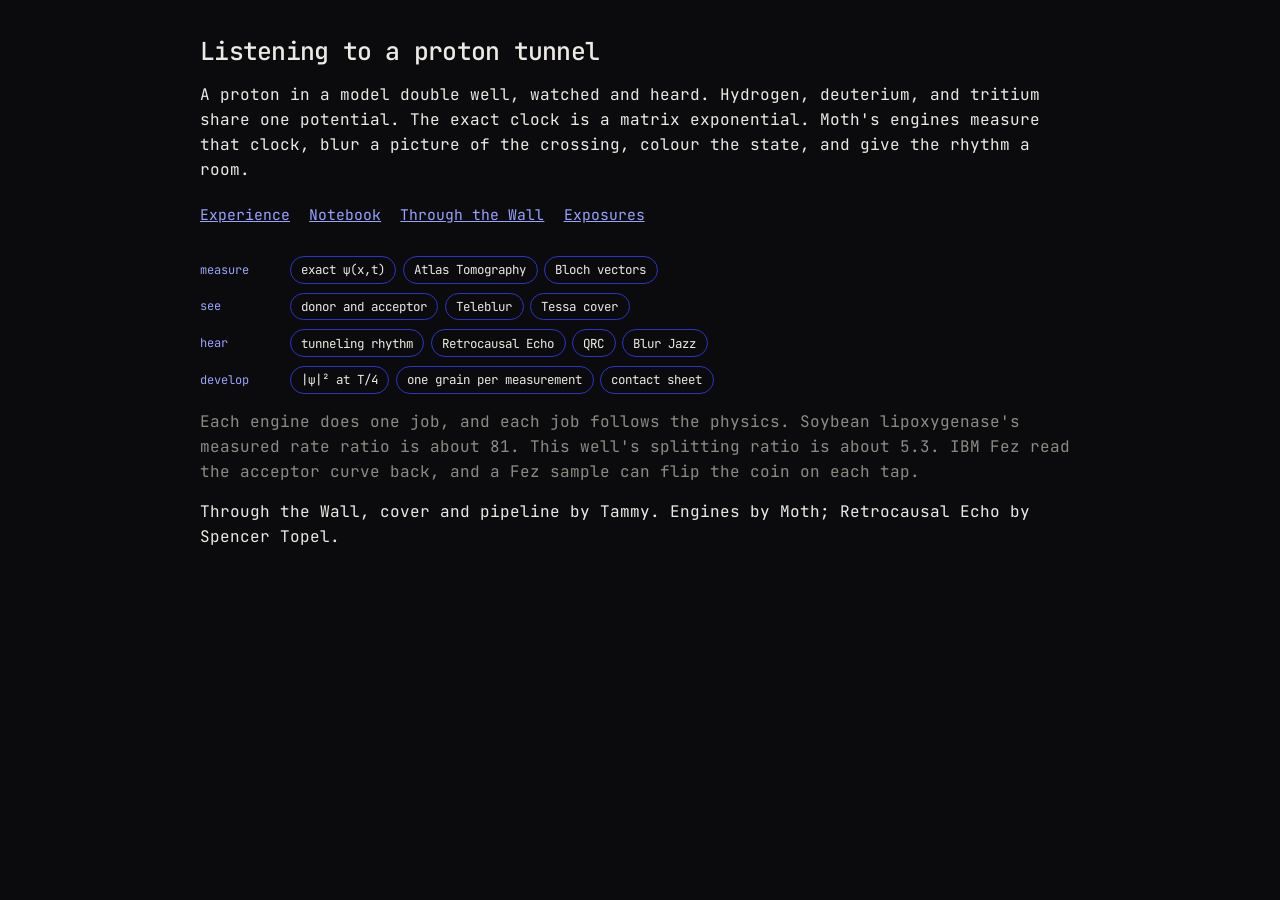
<file: docs/index.html>
<!DOCTYPE html>
<html lang="en">
<head>
<meta charset="utf-8">
<meta name="viewport" content="width=device-width, initial-scale=1">
<title>Listening to a proton tunnel</title>
<link rel="preconnect" href="https://fonts.googleapis.com">
<link rel="preconnect" href="https://fonts.gstatic.com" crossorigin>
<link href="https://fonts.googleapis.com/css2?family=IBM+Plex+Mono:wght@400;500&family=JetBrains+Mono:wght@400;500&display=swap" rel="stylesheet">
<link rel="stylesheet" href="site.css">
</head>
<body>
<main>
  <h1>Listening to a proton tunnel</h1>
  <p>A proton in a model double well, watched and heard. Hydrogen, deuterium, and tritium share one potential. The exact clock is a matrix exponential. Moth's engines measure that clock, blur a picture of the crossing, colour the state, and give the rhythm a room.</p>
  <nav>
    <a href="experience.html">Experience</a>
    <a href="notebook.html">Notebook</a>
    <a href="ep.html">Through the Wall</a>
    <a href="exposures.html">Exposures</a>
  </nav>
  <div class="pipeline">
    <div class="pipe"><em>measure</em><span>exact ψ(x,t)</span><span>Atlas Tomography</span><span>Bloch vectors</span></div>
    <div class="pipe"><em>see</em><span>donor and acceptor</span><span>Teleblur</span><span>Tessa cover</span></div>
    <div class="pipe"><em>hear</em><span>tunneling rhythm</span><span>Retrocausal Echo</span><span>QRC</span><span>Blur Jazz</span></div>
    <div class="pipe"><em>develop</em><span>|ψ|² at T/4</span><span>one grain per measurement</span><span>contact sheet</span></div>
  </div>
  <p class="muted">Each engine does one job, and each job follows the physics. Soybean lipoxygenase's measured rate ratio is about 81. This well's splitting ratio is about 5.3. IBM Fez read the acceptor curve back, and a Fez sample can flip the coin on each tap.</p>
  <p>Through the Wall, cover and pipeline by Tammy. Engines by Moth; Retrocausal Echo by Spencer Topel.</p>
</main>
</body>
</html>
</file>
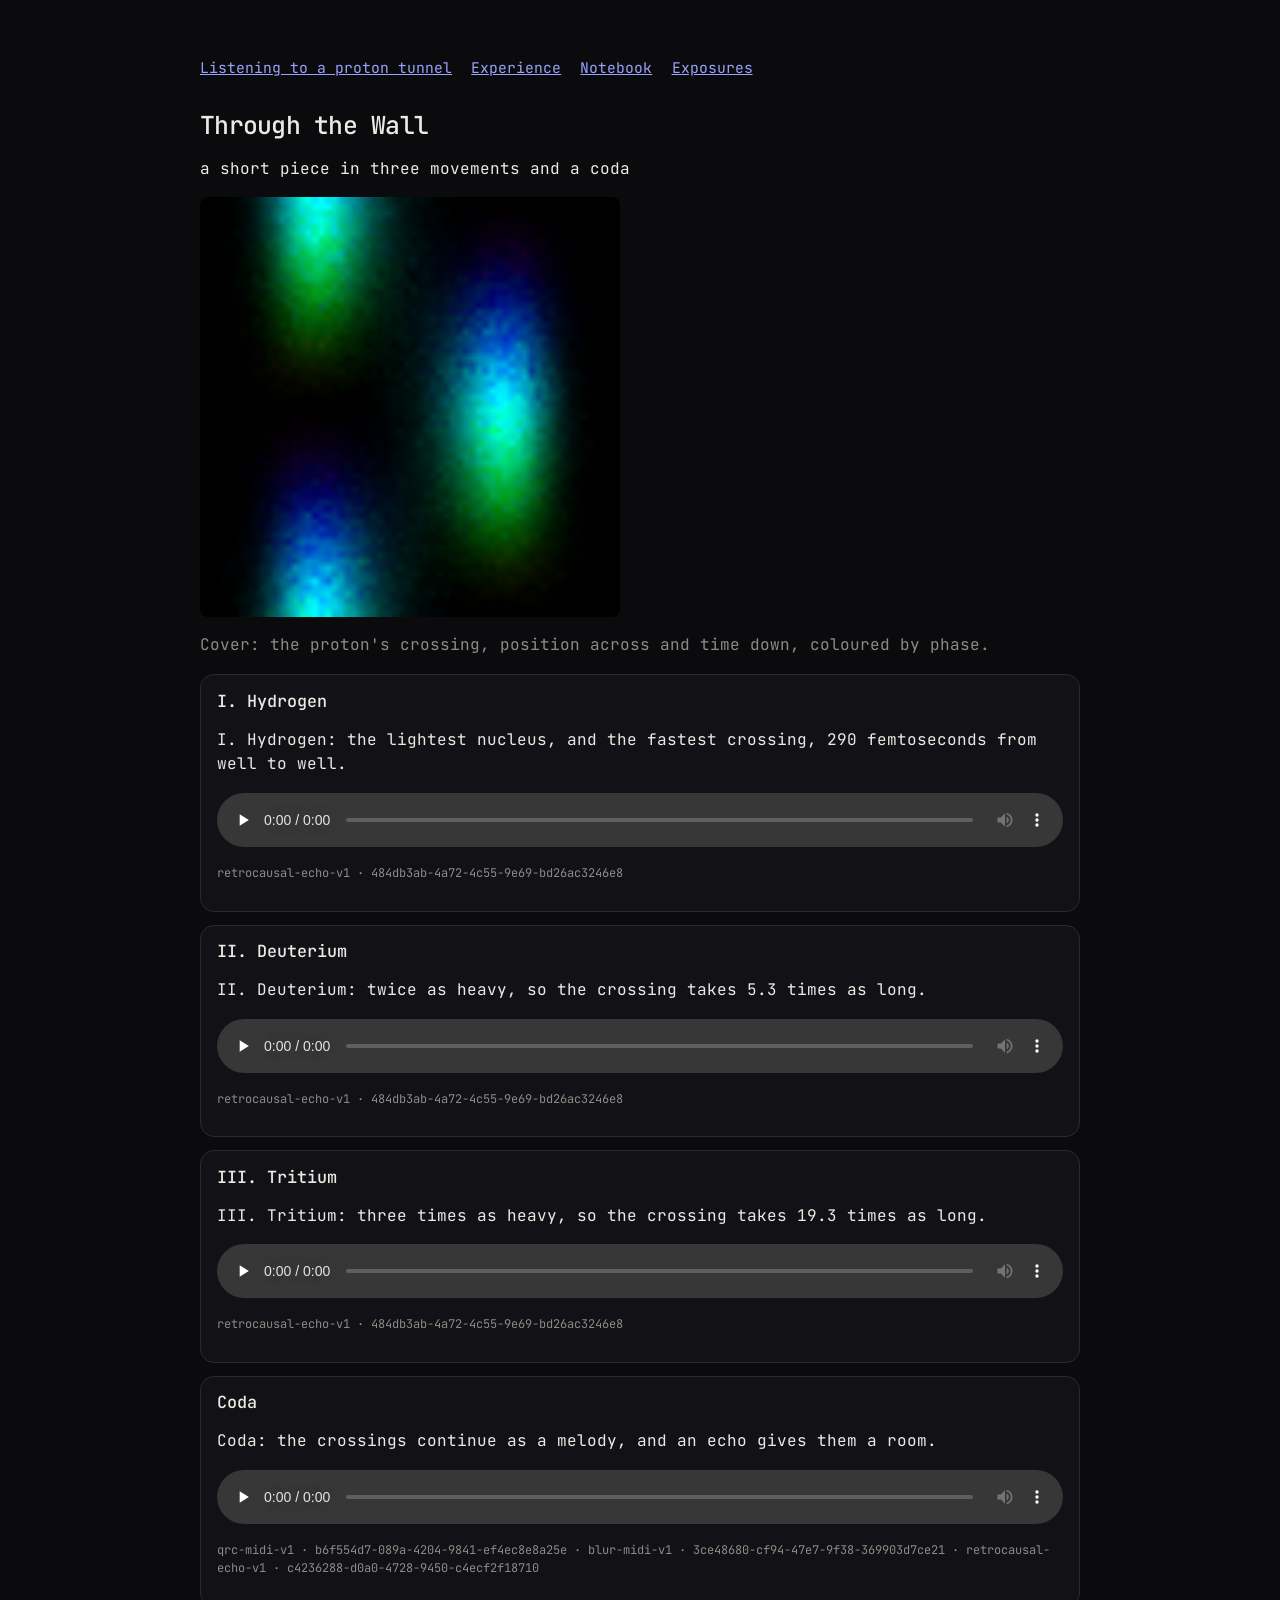
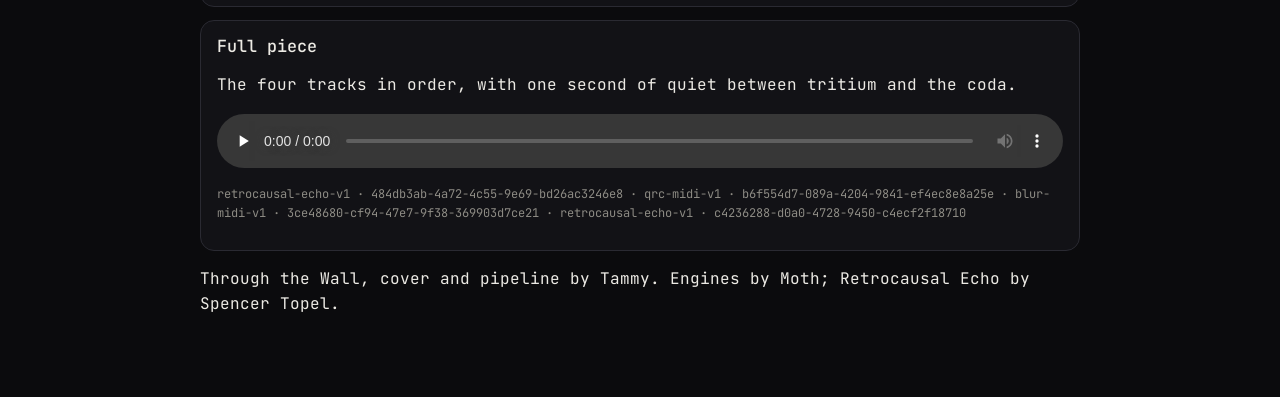
<file: docs/ep.html>
<!DOCTYPE html>
<html lang="en">
<head>
<meta charset="utf-8">
<meta name="viewport" content="width=device-width, initial-scale=1">
<title>Through the Wall · Listening to a proton tunnel</title>
<link rel="preconnect" href="https://fonts.googleapis.com">
<link rel="preconnect" href="https://fonts.gstatic.com" crossorigin>
<link href="https://fonts.googleapis.com/css2?family=IBM+Plex+Mono:wght@400;500&family=JetBrains+Mono:wght@400;500&display=swap" rel="stylesheet">
<link rel="stylesheet" href="site.css">
</head>
<body>
<main>
  <nav>
    <a href="index.html">Listening to a proton tunnel</a>
    <a href="experience.html">Experience</a>
    <a href="notebook.html">Notebook</a>
    <a href="exposures.html">Exposures</a>
  </nav>
  <h1>Through the Wall</h1>
  <p>a short piece in three movements and a coda</p>
  <img class="cover" src="media/cover.png" alt="Cover: the proton's crossing, position across and time down, coloured by phase">
  <p class="muted">Cover: the proton's crossing, position across and time down, coloured by phase.</p>

  <article class="track">
    <h2>I. Hydrogen</h2>
    <p>I. Hydrogen: the lightest nucleus, and the fastest crossing, 290 femtoseconds from well to well.</p>
    <audio controls preload="none" src="audio/I-hydrogen.wav"></audio>
    <p class="jobs">retrocausal-echo-v1 · 484db3ab-4a72-4c55-9e69-bd26ac3246e8</p>
  </article>
  <article class="track">
    <h2>II. Deuterium</h2>
    <p>II. Deuterium: twice as heavy, so the crossing takes 5.3 times as long.</p>
    <audio controls preload="none" src="audio/II-deuterium.wav"></audio>
    <p class="jobs">retrocausal-echo-v1 · 484db3ab-4a72-4c55-9e69-bd26ac3246e8</p>
  </article>
  <article class="track">
    <h2>III. Tritium</h2>
    <p>III. Tritium: three times as heavy, so the crossing takes 19.3 times as long.</p>
    <audio controls preload="none" src="audio/III-tritium.wav"></audio>
    <p class="jobs">retrocausal-echo-v1 · 484db3ab-4a72-4c55-9e69-bd26ac3246e8</p>
  </article>
  <article class="track">
    <h2>Coda</h2>
    <p>Coda: the crossings continue as a melody, and an echo gives them a room.</p>
    <audio controls preload="none" src="audio/coda.wav"></audio>
    <p class="jobs">qrc-midi-v1 · b6f554d7-089a-4204-9841-ef4ec8e8a25e · blur-midi-v1 · 3ce48680-cf94-47e7-9f38-369903d7ce21 · retrocausal-echo-v1 · c4236288-d0a0-4728-9450-c4ecf2f18710</p>
  </article>
  <article class="track">
    <h2>Full piece</h2>
    <p>The four tracks in order, with one second of quiet between tritium and the coda.</p>
    <audio controls preload="none" src="audio/through_the_wall.wav"></audio>
    <p class="jobs">retrocausal-echo-v1 · 484db3ab-4a72-4c55-9e69-bd26ac3246e8 · qrc-midi-v1 · b6f554d7-089a-4204-9841-ef4ec8e8a25e · blur-midi-v1 · 3ce48680-cf94-47e7-9f38-369903d7ce21 · retrocausal-echo-v1 · c4236288-d0a0-4728-9450-c4ecf2f18710</p>
  </article>
  <p>Through the Wall, cover and pipeline by Tammy. Engines by Moth; Retrocausal Echo by Spencer Topel.</p>
</main>
</body>
</html>
</file>
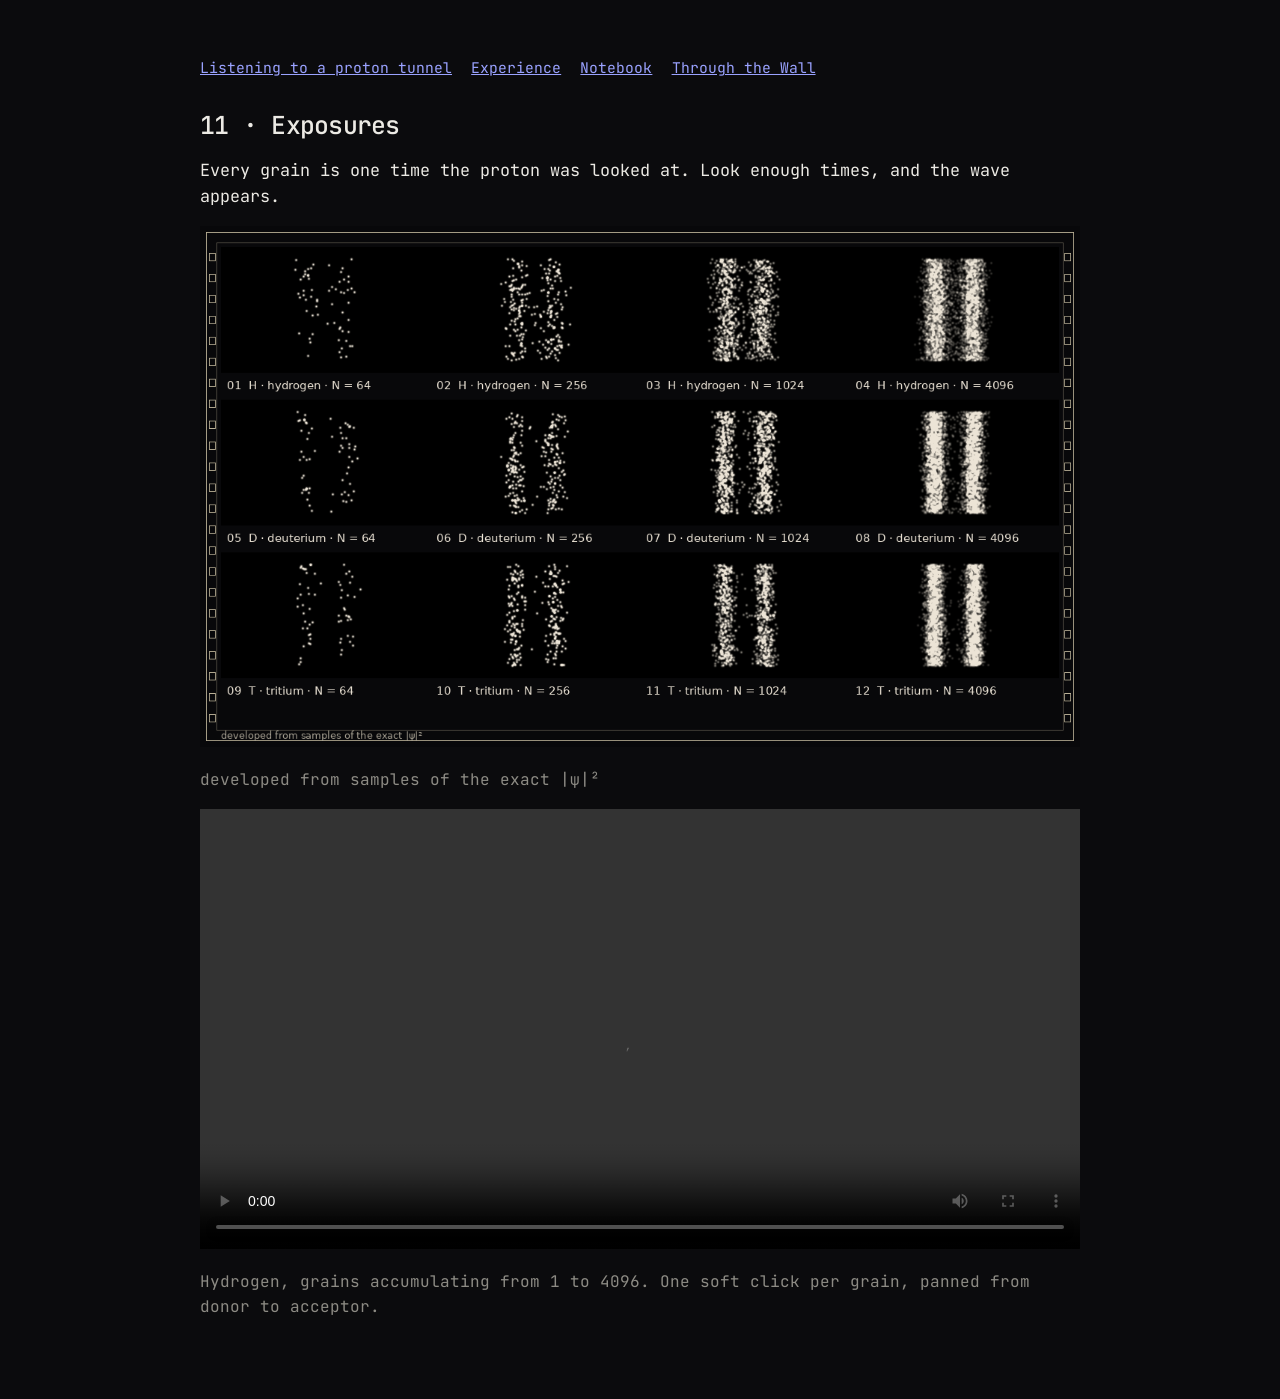
<file: docs/exposures.html>
<!DOCTYPE html>
<html lang="en">
<head>
<meta charset="utf-8">
<meta name="viewport" content="width=device-width, initial-scale=1">
<title>Exposures · Listening to a proton tunnel</title>
<link rel="preconnect" href="https://fonts.googleapis.com">
<link rel="preconnect" href="https://fonts.gstatic.com" crossorigin>
<link href="https://fonts.googleapis.com/css2?family=IBM+Plex+Mono:wght@400;500&family=JetBrains+Mono:wght@400;500&display=swap" rel="stylesheet">
<link rel="stylesheet" href="site.css">
</head>
<body>
<main>
  <nav>
    <a href="index.html">Listening to a proton tunnel</a>
    <a href="experience.html">Experience</a>
    <a href="notebook.html">Notebook</a>
    <a href="ep.html">Through the Wall</a>
  </nav>
  <h1>11 · Exposures</h1>
  <p class="warm">Every grain is one time the proton was looked at. Look enough times, and the wave appears.</p>
  <img class="sheet" src="media/contact_sheet.png" alt="Contact sheet of hydrogen, deuterium, and tritium at 64, 256, 1024, and 4096 grains">
  <p class="muted">developed from samples of the exact |ψ|²</p>
  <video controls preload="metadata" src="media/developing_H.mp4"></video>
  <p class="muted">Hydrogen, grains accumulating from 1 to 4096. One soft click per grain, panned from donor to acceptor.</p>
</main>
</body>
</html>
</file>
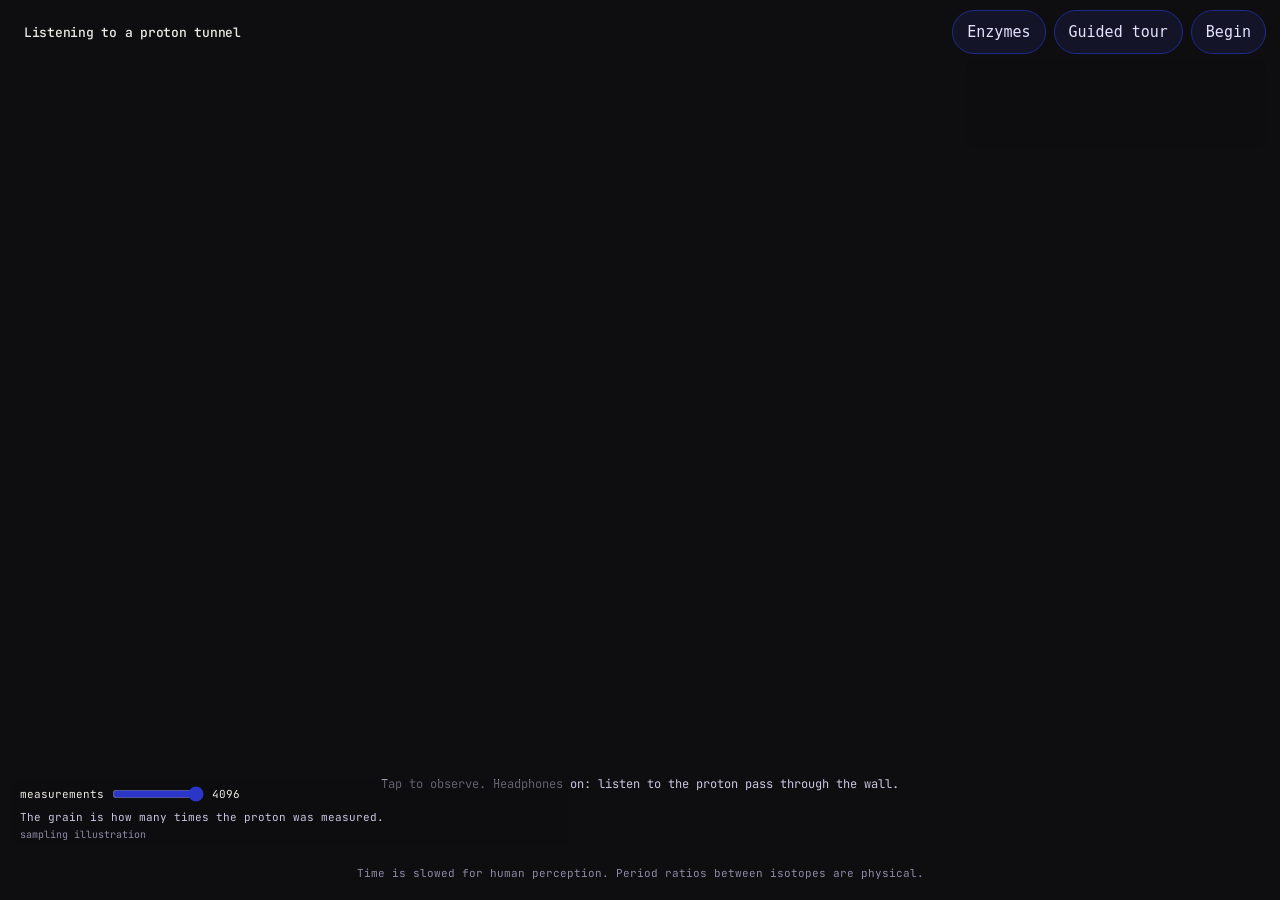
<file: src/experience.html>
<!DOCTYPE html>
<html lang="en">
<head>
<meta charset="utf-8">
<meta name="viewport" content="width=device-width, initial-scale=1">
<title>Listening to a proton tunnel</title>
<link rel="preconnect" href="https://fonts.googleapis.com">
<link rel="preconnect" href="https://fonts.gstatic.com" crossorigin>
<link href="https://fonts.googleapis.com/css2?family=JetBrains+Mono:wght@400;500;600&family=IBM+Plex+Mono:wght@400;500&display=swap" rel="stylesheet">
<style>
  html, body {
    height: 100%;
    margin: 0;
    background: #0e0e10;
    color: #d9d6ee;
    font-family: "JetBrains Mono", "IBM Plex Mono", ui-monospace, "SFMono-Regular", Menlo, Consolas, monospace;
  }
  #app {
    position: relative;
    height: 100%;
    display: flex;
    flex-direction: column;
    min-height: 0;
  }
  header {
    display: flex;
    align-items: center;
    gap: 10px;
    padding: 10px 14px 4px;
    flex-wrap: wrap;
  }
  header h1 {
    margin: 0;
    font-size: 13px;
    font-weight: 500;
    letter-spacing: -0.02em;
    color: #eceae4;
  }
  .orbs { display: flex; gap: 8px; }
  .orb {
    width: 38px;
    height: 38px;
    border-radius: 50%;
    border: 1px solid #1f2a8a;
    background: radial-gradient(circle at 35% 30%, #9aa0ff, #1f2a8a 58%, #12121a 80%);
    color: #f4f2ff;
    font: 600 13px/36px ui-monospace, Menlo, Consolas, monospace;
    cursor: pointer;
    box-shadow: inset 0 0 8px rgba(180, 190, 255, 0.25);
  }
  .orb[aria-pressed="true"] {
    box-shadow: 0 0 16px rgba(150, 170, 255, 0.85), inset 0 0 10px rgba(220, 220, 255, 0.45);
  }
  #header-actions {
    margin-left: auto;
    display: flex;
    flex-wrap: wrap;
    gap: 8px;
    justify-content: flex-end;
  }
  #begin, #tour-open, #bio-open {
    border: 1px solid #1f2a8a;
    background: #141428;
    color: #e4e2ff;
    border-radius: 999px;
    padding: 10px 14px;
    min-height: 44px;
    font: 15px/1.2 ui-monospace, Menlo, Consolas, monospace;
    white-space: nowrap;
    cursor: pointer;
  }
  #begin:disabled { opacity: 0.7; cursor: default; }
  #begin:focus-visible, #tour-open:focus-visible, #bio-open:focus-visible, #tour button:focus-visible, #bio button:focus-visible, .orb:focus-visible {
    outline: 3px solid #f4f2ff;
    outline-offset: 2px;
  }
  .orb.tour-focus {
    outline: 3px solid #f4f2ff;
    outline-offset: 4px;
    box-shadow: 0 0 18px rgba(244, 242, 255, 0.9);
  }
  #grain.tour-focus {
    outline: 3px solid #f4f2ff;
    box-shadow: 0 0 0 4px rgba(43, 53, 200, 0.85);
  }
  canvas.tour-focus { outline: 3px solid rgba(244, 242, 255, 0.85); outline-offset: -6px; }
  #tour {
    position: absolute;
    left: 10px;
    right: 10px;
    bottom: 10px;
    z-index: 6;
    max-height: min(48vh, 320px);
    overflow: auto;
    padding: 16px 16px 14px;
    border: 1px solid #2b35c8;
    border-radius: 18px;
    background: rgba(11, 11, 13, 0.94);
    color: #f4f2ff;
  }
  #tour.raised { bottom: auto; top: 62px; }
  #tour[hidden], #tour [hidden], #bio[hidden] { display: none !important; }
  #bio {
    position: absolute;
    left: 10px;
    right: 10px;
    top: 62px;
    z-index: 6;
    max-height: min(72vh, 520px);
    overflow: auto;
    padding: 16px 16px 14px;
    border: 1px solid #2b35c8;
    border-radius: 18px;
    background: rgba(11, 11, 13, 0.94);
    color: #f4f2ff;
  }
  #bio-kicker {
    margin: 0;
    font-size: 13px;
    letter-spacing: 0.04em;
    color: #9aa2ff;
  }
  #bio-title {
    margin: 6px 0 0;
    font-size: 1.35rem;
    font-weight: 500;
    letter-spacing: -0.02em;
  }
  #bio-model {
    margin: 10px 0 12px;
    font-size: 1.05rem;
    line-height: 1.45;
  }
  .bio-case { margin: 0 0 12px; }
  .bio-case h3 {
    margin: 0;
    font-size: 1.05rem;
    font-weight: 500;
  }
  .bio-case p { margin: 4px 0 0; font-size: 0.98rem; line-height: 1.4; }
  .bio-case .source { color: #9aa2ff; font-size: 0.85rem; }
  #bio-close {
    border: 1px solid #1f2a8a;
    background: #141428;
    color: #e4e2ff;
    border-radius: 999px;
    padding: 8px 14px;
    min-height: 44px;
    font: 15px/1.2 ui-monospace, Menlo, Consolas, monospace;
    cursor: pointer;
  }
  #tour-count {
    margin: 0;
    font-size: 14px;
    letter-spacing: 0.04em;
    color: #9aa2ff;
  }
  #tour-title {
    margin: 8px 0 0;
    font-size: 1.35rem;
    font-weight: 500;
    letter-spacing: -0.02em;
  }
  #tour-line {
    margin: 10px 0 14px;
    font-size: 1.2rem;
    line-height: 1.45;
    color: #f7f4ff;
  }
  #tour-line:focus { outline: none; }
  #tour-real {
    margin: 8px 0 14px;
    padding-left: 1.2rem;
    font-size: 1.15rem;
    line-height: 1.45;
  }
  #tour-real li { margin: 0.35rem 0; }
  #tour-nav { display: flex; gap: 10px; }
  #tour-nav button {
    flex: 1;
    min-height: 48px;
    border: 1px solid #1f2a8a;
    border-radius: 999px;
    background: #141428;
    color: #f4f2ff;
    font: 16px/1.2 ui-monospace, Menlo, Consolas, monospace;
    cursor: pointer;
  }
  #tour-next { background: #2b35c8; }
  @media (max-width: 640px) {
    header { padding: 8px 10px 4px; }
    header h1 { font-size: 15px; flex: 1 1 100%; }
    #tour-line, #tour-real { font-size: 1.28rem; }
    #scale { display: none; }
  }
  #scale {
    color: #9d99b8;
    font-size: 11px;
    letter-spacing: 0.02em;
  }
  canvas {
    flex: 1;
    width: 100%;
    min-height: 0;
    display: block;
    touch-action: none;
    cursor: crosshair;
  }
  #caption, #collapse-note, footer, #isotope-note {
    pointer-events: none;
  }
  #caption {
    position: absolute;
    left: 0;
    right: 0;
    bottom: 108px;
    margin: 0;
    padding: 0 14px;
    text-align: center;
    font-size: 12px;
    color: #c9c6e2;
    opacity: 0;
    animation: rise 1.8s ease 0.5s forwards;
  }
  #grain {
    position: absolute;
    left: 12px;
    bottom: 54px;
    z-index: 3;
    max-width: min(540px, calc(100% - 24px));
    margin: 0;
    padding: 6px 8px 5px;
    border-radius: 12px;
    background: rgba(14, 14, 16, 0.55);
  }
  #grain-row {
    display: flex;
    align-items: center;
    gap: 8px;
    flex-wrap: wrap;
  }
  #grain-name, #grain-readout {
    color: #eceae4;
    font-size: 11px;
  }
  #grain-readout { min-width: 2.4rem; }
  #grain-caption {
    color: #c9c6e2;
    font-size: 11px;
    line-height: 1.35;
  }
  #grain-kind {
    margin: 3px 0 0;
    color: #8e8aa6;
    font-size: 10px;
  }
  #grain input {
    width: 92px;
    margin: 0;
    accent-color: #2b35c8;
  }
  #banks {
    position: absolute;
    top: 58px;
    right: 14px;
    z-index: 3;
    width: min(280px, 42vw);
    padding: 8px 10px 6px;
    border-radius: 12px;
    background: rgba(14, 14, 16, 0.62);
    pointer-events: none;
  }
  #banks canvas { width: 100%; height: 72px; display: block; }
  #bank-rows { margin: 4px 0 0; }
  #bank-rows p { margin: 0; font-size: 10px; line-height: 1.35; color: #c9c6e2; }
  #bank-rows p.pending { color: #6e6a78; }
  #film {
    position: absolute;
    inset: 0;
    z-index: 2;
    pointer-events: none;
    opacity: 0;
  }
  #film.show { animation: film-flicker 0.22s steps(2, end) infinite; }
  #film svg { width: 100%; height: 100%; display: block; }
  #film-label {
    position: absolute;
    right: 14px;
    bottom: 108px;
    color: #8e8aa6;
    font-size: 10px;
  }
  @keyframes film-flicker {
    0% { opacity: 0.05; }
    40% { opacity: 0.16; }
    100% { opacity: 0.04; }
  }
  #collapse-note {
    position: absolute;
    left: 0;
    right: 0;
    bottom: 36px;
    margin: 0;
    min-height: 1.1em;
    text-align: center;
    font-size: 11px;
    color: #b7b3d4;
  }
  #isotope-note {
    position: absolute;
    left: 0;
    right: 0;
    top: 22%;
    margin: 0;
    text-align: center;
    font-size: 14px;
    letter-spacing: 0.02em;
    color: #f4f2ff;
    opacity: 0;
  }
  #isotope-note.show {
    animation: isotope-note 3s ease forwards;
  }
  footer {
    position: absolute;
    left: 0;
    right: 0;
    bottom: 20px;
    margin: 0;
    text-align: center;
    font-size: 11px;
    color: #8e8aa6;
  }
  #wall {
    position: absolute;
    left: 12px;
    bottom: 12px;
    z-index: 3;
    display: flex;
    align-items: center;
    gap: 8px;
    max-width: 46%;
    margin: 0;
    padding: 3px 10px 3px 3px;
    border: 1px solid rgba(43, 53, 200, 0.45);
    border-radius: 999px;
    background: rgba(14, 14, 16, 0.55);
    color: #8e8aa6;
    font: 11px/1.2 "JetBrains Mono", ui-monospace, Menlo, Consolas, monospace;
    cursor: pointer;
  }
  #wall[hidden] { display: none; }
  #wall img {
    width: 26px;
    height: 26px;
    border-radius: 50%;
    object-fit: cover;
    display: block;
  }
  #intro {
    position: absolute;
    inset: 0;
    z-index: 4;
    display: flex;
    flex-direction: column;
    align-items: center;
    justify-content: center;
    gap: 14px;
    background: rgba(11, 11, 13, 0.96);
    padding: 18px 16px 22px;
  }
  #intro[hidden] { display: none; }
  #intro-row {
    display: grid;
    grid-template-columns: 1fr 1fr 1fr;
    gap: 12px;
    width: min(920px, 96%);
  }
  #intro figure { margin: 0; }
  #intro img {
    width: 100%;
    aspect-ratio: 1;
    object-fit: cover;
    display: block;
    background: #000;
    border-radius: 10px;
    box-shadow: 0 0 28px rgba(43, 53, 200, 0.45);
  }
  #intro figcaption {
    margin-top: 6px;
    text-align: center;
    font-size: 11px;
    color: #eceae4;
  }
  #intro-caption {
    margin: 0;
    text-align: center;
    font-size: 13px;
    color: #eceae4;
  }
  @media (max-height: 560px) {
    #intro { gap: 8px; padding: 8px 10px 10px; }
    #intro-row { gap: 8px; }
    #intro img { max-height: 42vh; }
    #intro figcaption { font-size: 10px; }
    #intro-caption { font-size: 12px; }
  }
  @keyframes rise { to { opacity: 1; } }
  @keyframes isotope-note {
    0% { opacity: 0; }
    12% { opacity: 1; }
    72% { opacity: 1; }
    100% { opacity: 0; }
  }
</style>
</head>
<body>
<div id="app">
  <header>
    <div class="orbs" id="orbs"></div>
    <h1>Listening to a proton tunnel</h1>
    <span id="scale"></span>
    <div id="header-actions">
      <button id="bio-open" type="button">Enzymes</button>
      <button id="tour-open" type="button">Guided tour</button>
      <button id="begin" type="button">Begin</button>
    </div>
  </header>
  <canvas id="view"></canvas>
  <div id="intro" hidden>
    <div id="intro-row">
      <figure>
        <img id="intro-donor" alt="Donor">
        <figcaption>donor</figcaption>
      </figure>
      <figure>
        <img id="intro-teleblur" alt="Teleblur">
        <figcaption>Teleblur</figcaption>
      </figure>
      <figure>
        <img id="intro-acceptor" alt="Acceptor">
        <figcaption>acceptor</figcaption>
      </figure>
    </div>
    <p id="intro-caption">Donor → acceptor, through Moth Teleblur</p>
  </div>
  <p id="isotope-note"></p>
  <p id="caption">Tap to observe. Headphones on: listen to the proton pass through the wall.</p>
  <p id="collapse-note"></p>
  <div id="banks">
    <canvas id="bank-plot" width="520" height="144"></canvas>
    <div id="bank-rows"></div>
  </div>
  <div id="film" hidden>
    <svg aria-hidden="true">
      <filter id="film-grain">
        <feTurbulence type="fractalNoise" baseFrequency="0.85" numOctaves="2" seed="3"/>
      </filter>
      <rect width="100%" height="100%" filter="url(#film-grain)" opacity="0.55"/>
    </svg>
    <span id="film-label">film flicker · illustration</span>
  </div>
  <footer>Time is slowed for human perception. Period ratios between isotopes are physical.</footer>
  <div id="grain">
    <div id="grain-row">
      <span id="grain-name">measurements</span>
      <input id="grain-slider" type="range" min="0" max="3" step="1" value="3" aria-label="Measurements, a sampling illustration">
      <span id="grain-readout">4096</span>
      <span id="grain-caption">The grain is how many times the proton was measured.</span>
    </div>
    <p id="grain-kind">sampling illustration</p>
  </div>
  <section id="bio" hidden aria-labelledby="bio-title">
    <p id="bio-kicker">Quantum biology</p>
    <h2 id="bio-title" tabindex="-1">Why a proton tunnel is worth hearing</h2>
    <p id="bio-model"></p>
    <div id="bio-cases"></div>
    <button id="bio-close" type="button">Close</button>
  </section>
  <section id="tour" hidden aria-labelledby="tour-title tour-line">
    <p id="tour-count">1 of 5</p>
    <h2 id="tour-title" tabindex="-1" hidden>What's real, what's not</h2>
    <p id="tour-line" tabindex="-1" aria-live="polite"></p>
    <ul id="tour-real" hidden></ul>
    <div id="tour-nav">
      <button id="tour-back" type="button">Back</button>
      <button id="tour-next" type="button">Next</button>
    </div>
  </section>
  <button id="wall" type="button" hidden>
    <img id="wall-cover" alt="">
    <span id="wall-label">▶ Through the Wall</span>
  </button>
  <audio id="wall-audio" preload="none"></audio>
</div>
<script id="experience-data" type="application/json">__EXPERIENCE_DATA__</script>
<script id="bank-data" type="application/json">__BANK_DATA__</script>
<script id="atlas-data" type="application/json">__ATLAS_BANK__</script>
<script id="atlas-banks" type="application/json">__ATLAS_BANKS__</script>
<script id="bio-data" type="application/json">__BIO__</script>
<script id="intro-data" type="application/json">__INTRO_FRAMES__</script>
<script id="wall-audio-data" type="text/plain">__WALL_AUDIO__</script>
<script id="wall-cover-data" type="text/plain">__WALL_COVER__</script>
<script>
const DATA = JSON.parse(document.getElementById("experience-data").textContent);
const BANK = JSON.parse(document.getElementById("bank-data").textContent);
const ATLAS = JSON.parse(document.getElementById("atlas-data").textContent);
const BANKS = JSON.parse(document.getElementById("atlas-banks").textContent);
const BIO = JSON.parse(document.getElementById("bio-data").textContent);
let fezDraws = 0;
const INTRO = JSON.parse(document.getElementById("intro-data").textContent);
const wallAudio = document.getElementById("wall-audio");
const wallButton = document.getElementById("wall");
let wallPausedLive = false;

function wallIsPlaying() {
  return Boolean(wallAudio && wallAudio.src && !wallAudio.paused && !wallAudio.ended);
}

function resumeLiveTunneling() {
  const label = document.getElementById("wall-label");
  if (label) label.textContent = "▶ Through the Wall";
  if (wallPausedLive && audio && audio.ctx.state === "suspended") {
    audio.ctx.resume();
  }
  wallPausedLive = false;
}

function pauseLiveTunneling() {
  const label = document.getElementById("wall-label");
  if (label) label.textContent = "❚❚ Through the Wall";
  if (audio && audio.ctx.state === "running") {
    wallPausedLive = true;
    audio.ctx.suspend();
  }
}
let blochSpin = 0.6;
const ISOTOPES = ["H", "D", "T"];
const NAMES = { H: "hydrogen", D: "deuterium", T: "tritium" };
const F0 = DATA.isotopes.H.f0_hz;
const MEASUREMENTS = [64, 256, 1024, 4096];
let measurementCount = 4096;
const TAU = Math.PI * 2;

const canvas = document.getElementById("view");
const ctx = canvas.getContext("2d", { alpha: false });
const scaleLabel = document.getElementById("scale");
const timeExponent = Math.round(Math.log10(DATA.time_scale));
scaleLabel.innerHTML = "time slowed ~10<sup>" + timeExponent + "</sup>×";

const clocks = { H: 0, D: 0, T: 0 };
const mirrored = { H: false, D: false, T: false };
let active = "H";
let previous = "H";
let mix = 1;
let flash = 0;
const E0_OF = {
  H: DATA.isotopes.H.e0_ev,
  D: DATA.isotopes.D.e0_ev,
  T: DATA.isotopes.T.e0_ev,
};
let energyFrom = E0_OF.H;
let energyTo = E0_OF.H;
let energyMix = 1;
let audio = null;
window.__measurements = measurementCount;

const glow = document.createElement("canvas");
function glowLayer(w, h) {
  if (glow.width !== w || glow.height !== h) {
    glow.width = w;
    glow.height = h;
  }
  return glow;
}

let densityMax = 1e-4;
for (const name of ISOTOPES) {
  for (const frame of DATA.isotopes[name].density) {
    for (let i = 0; i < frame.length; i++) {
      if (frame[i] > densityMax) densityMax = frame[i];
    }
  }
}

const orbs = document.getElementById("orbs");
for (const name of ISOTOPES) {
  const button = document.createElement("button");
  button.type = "button";
  button.className = "orb";
  button.textContent = name;
  button.setAttribute("aria-pressed", name === active ? "true" : "false");
  button.addEventListener("click", () => selectIsotope(name));
  orbs.appendChild(button);
}

document.getElementById("begin").addEventListener("click", (event) => {
  event.stopPropagation();
  const begin = document.getElementById("begin");
  if (!audio) {
    beginAudio();
    return;
  }
  if (audio.ctx.state === "running") {
    audio.ctx.suspend();
    begin.textContent = "sound off · play";
  } else {
    audio.ctx.resume();
    begin.textContent = "sound on · pause";
  }
});
canvas.addEventListener("pointerdown", (event) => {
  if (event.button !== 0 && event.pointerType === "mouse") return;
  measure();
  noteTourTap();
});
canvas.addEventListener("keydown", (event) => {
  if (tourStep !== 5) return;
  if (event.key !== "Enter" && event.key !== " ") return;
  event.preventDefault();
  measure();
  noteTourTap();
});

function selectIsotope(name) {
  if (name === active && mix === 1) return;
  const changed = name !== active;
  previous = active;
  active = name;
  mix = 0;
  for (const button of orbs.children) {
    button.setAttribute("aria-pressed", button.textContent === name ? "true" : "false");
  }
  if (changed) {
    energyFrom = currentE0();
    energyTo = E0_OF[name];
    energyMix = 0;
    showIsotopeNote(name);
  }
  if (audio) retune(audio.ctx.currentTime);
}

function currentE0() {
  return energyFrom + (energyTo - energyFrom) * smooth(energyMix);
}

function showIsotopeNote(name) {
  const movie = DATA.isotopes[name];
  const note = document.getElementById("isotope-note");
  note.textContent = name === "H"
    ? "hydrogen · reference"
    : NAMES[name] + " · " + formatRatio(movie.period_ratio_to_h) + "× slower";
  note.classList.remove("show");
  void note.offsetWidth;
  note.classList.add("show");
}

function formatRatio(value) {
  return Number(value).toFixed(3).replace(/\.?0+$/, "");
}

function periodFraction(name) {
  const movie = DATA.isotopes[name];
  let wrapped = clocks[name] % movie.screen_period_s;
  if (wrapped < 0) wrapped += movie.screen_period_s;
  return movie.screen_period_s > 0 ? wrapped / movie.screen_period_s : 0;
}

function pointIndex(frac, count) {
  return ((Math.round(frac * count) % count) + count) % count;
}

function fezPack() {
  const pack = BANKS && BANKS.fezBits;
  if (!pack || !Array.isArray(pack.bits) || pack.bits.length < 8) return null;
  return pack;
}

function fezUniform() {
  const pack = fezPack();
  if (!pack) return null;
  const width = Number(pack.width) || 8;
  const nShots = Math.floor(pack.bits.length / width);
  if (nShots < 1) return null;
  const stride = Number(pack.stride) || 1;
  const offset = Number(pack.offset) || 0;
  const shot = ((offset + fezDraws * stride) % nShots + nShots) % nShots;
  const start = shot * width;
  let value = 0;
  for (let i = 0; i < width; i++) {
    value = (value << 1) | (pack.bits[start + i] ? 1 : 0);
  }
  const draw = fezDraws;
  fezDraws += 1;
  return {
    unit: (value + 0.5) / (1 << width),
    draw: draw,
    replay: draw >= nShots,
    ibm: pack.ibm_job_id || "",
    backend: pack.backend || "ibm_fez",
  };
}

function measure() {
  mix = 1;
  previous = active;
  const frac = periodFraction(active);
  const note = document.getElementById("collapse-note");
  let donorProb;
  let odds = "";
  if (ATLAS && Array.isArray(ATLAS.points) && ATLAS.points.length) {
    const points = ATLAS.points;
    const sample = points[pointIndex(frac, points.length)];
    const acceptor = Number(sample.acceptor_population);
    donorProb = mirrored[active] ? acceptor : (1 - acceptor);
    const provider = ATLAS.provider || "aer";
    const backend = ATLAS.backend || "automatic";
    odds = "odds from Atlas tomography · " + provider + "/" + backend;
  } else {
    const points = BANK.points;
    const counts = points[pointIndex(frac, points.length)].counts;
    const n0 = Number(counts["0"] || 0);
    const n1 = Number(counts["1"] || 0);
    const total = Math.max(1, n0 + n1);
    const donorCount = mirrored[active] ? n1 : n0;
    donorProb = donorCount / total;
    odds = "odds from " + BANK.source;
  }
  const coin = fezUniform();
  const donorWell = coin ? coin.unit < donorProb : Math.random() < donorProb;
  if (coin) {
    const replay = coin.replay ? " · replaying the sample" : "";
    const caption = fezPack().caption
      || ("Coin from " + coin.backend + " · comet-qrng-v1" + (coin.ibm ? " · IBM " + coin.ibm : ""));
    note.textContent = odds + ". " + caption + " · draw " + (coin.draw + 1) + replay;
  } else if (ATLAS && Array.isArray(ATLAS.points) && ATLAS.points.length) {
    note.textContent = odds + ". Coin from the browser, until a Fez sample is loaded";
  } else {
    note.textContent = odds;
  }
  mirrored[active] = !donorWell;
  clocks[active] = 0;
  flash = 1;
  if (audio) ringBell();
}

function displayed(blend) {
  const from = sampleMovie(previous, clocks[previous], mirrored[previous]);
  const to = sampleMovie(active, clocks[active], mirrored[active]);
  const t = smooth(blend);
  return blendFields(from, to, t);
}

function sampleMovie(name, time, mirror) {
  const movie = DATA.isotopes[name];
  const frames = movie.density.length;
  const span = movie.screen_period_s * DATA.periods;
  let wrapped = time % span;
  if (wrapped < 0) wrapped += span;
  const pos = wrapped / span * (frames - 1);
  const i0 = Math.floor(pos);
  const i1 = Math.min(frames - 1, i0 + 1);
  const local = pos - i0;
  const n = movie.density[0].length;
  const density = new Float32Array(n);
  const phase = new Float32Array(n);
  const d0 = movie.density[i0];
  const d1 = movie.density[i1];
  const p0 = movie.phase[i0];
  const p1 = movie.phase[i1];
  for (let i = 0; i < n; i++) {
    const j = mirror ? n - 1 - i : i;
    density[i] = d0[j] * (1 - local) + d1[j] * local;
    phase[i] = lerpAngle(p0[j], p1[j], local);
  }
  let donor = movie.donor[i0] * (1 - local) + movie.donor[i1] * local;
  let acceptor = movie.acceptor[i0] * (1 - local) + movie.acceptor[i1] * local;
  if (mirror) {
    const swap = donor;
    donor = acceptor;
    acceptor = swap;
  }
  return { density, phase, donor, acceptor, movie, e0: movie.e0_ev };
}

function panExtent(movie) {
  let extent = 0;
  for (let i = 0; i < movie.donor.length; i++) {
    extent = Math.max(extent, Math.abs(movie.acceptor[i] - movie.donor[i]));
  }
  return extent || 1;
}

function crossingPan(raw, fromMovie, toMovie, t) {
  const extent = panExtent(fromMovie) * (1 - t) + panExtent(toMovie) * t;
  let pan = raw / (extent || 1);
  if (pan >= 0.999) pan = 1;
  if (pan <= -0.999) pan = -1;
  return Math.max(-1, Math.min(1, pan));
}

function blendFields(from, to, t) {
  const n = from.density.length;
  const density = new Float32Array(n);
  const phase = new Float32Array(n);
  for (let i = 0; i < n; i++) {
    density[i] = from.density[i] * (1 - t) + to.density[i] * t;
    phase[i] = lerpAngle(from.phase[i], to.phase[i], t);
  }
  const donor = from.donor * (1 - t) + to.donor * t;
  const acceptor = from.acceptor * (1 - t) + to.acceptor * t;
  return {
    density,
    phase,
    donor,
    acceptor,
    pan: crossingPan(acceptor - donor, from.movie, to.movie, t),
    e0: from.e0 * (1 - t) + to.e0 * t,
    movie: t < 0.5 ? from.movie : to.movie,
  };
}

function lerpAngle(a, b, t) {
  let d = b - a;
  while (d > Math.PI) d -= TAU;
  while (d < -Math.PI) d += TAU;
  return a + d * t;
}

function smooth(t) {
  const x = Math.min(1, Math.max(0, t));
  return x * x * (3 - 2 * x);
}

function resize() {
  const dpr = Math.min(window.devicePixelRatio || 1, 2);
  const rect = canvas.getBoundingClientRect();
  canvas.width = Math.max(2, Math.floor(rect.width * dpr));
  canvas.height = Math.max(2, Math.floor(rect.height * dpr));
}
window.addEventListener("resize", resize);
resize();

let last = performance.now();
function tick(now) {
  const dt = Math.min(0.05, (now - last) / 1000);
  last = now;
  for (const name of ISOTOPES) clocks[name] += dt;
  if (mix < 1) mix = Math.min(1, mix + dt / 0.65);
  if (energyMix < 1) energyMix = Math.min(1, energyMix + dt / 1.2);
  if (flash > 0) flash = Math.max(0, flash - dt * 1.8);
  blochSpin += dt * 0.45;
  const state = displayed(mix);
  state.e0 = currentE0();
  draw(state);
  if (audio) {
    followPan(state);
    followChip(periodFraction(active), state.pan);
  }
  if (!window.__experienceReady) window.__experienceReady = performance.now();
  requestAnimationFrame(tick);
}
requestAnimationFrame(tick);

function layoutOf(e0) {
  const w = canvas.width;
  const h = canvas.height;
  const pad = Math.floor(w * 0.05);
  const yTop = h * 0.07;
  const yBottom = h * 0.84;
  const xs = DATA.x;
  const vs = DATA.v;
  const n = xs.length;
  let vMin = Infinity;
  let barrierIndex = 0;
  let leftWell = 0;
  let rightWell = n - 1;
  for (let i = 0; i < n; i++) {
    if (vs[i] < vMin) vMin = vs[i];
    if (Math.abs(xs[i]) < Math.abs(xs[barrierIndex])) barrierIndex = i;
    if (xs[i] < 0 && vs[i] < vs[leftWell]) leftWell = i;
    if (xs[i] > 0 && vs[i] < vs[rightWell]) rightWell = i;
  }
  const vBarrier = vs[barrierIndex];
  const e0Min = Math.min(E0_OF.H, E0_OF.D, E0_OF.T);
  const e0Max = Math.max(E0_OF.H, E0_OF.D, E0_OF.T);
  const gap = Math.max(vBarrier - e0Max, 0.02);
  const eLo = Math.min(vMin, e0Min) - 0.045;
  const eHi = vBarrier + 0.62 * Math.max(vBarrier - e0Min, gap);
  const waveAmp = 0.55 * gap;
  const xSpan = xs[n - 1] - xs[0];
  function yOf(energy) {
    return yBottom - ((energy - eLo) / (eHi - eLo)) * (yBottom - yTop);
  }
  function xOf(index) {
    return pad + (index / (n - 1)) * (w - 2 * pad);
  }
  function xOfX(xAngstrom) {
    return pad + ((xAngstrom - xs[0]) / xSpan) * (w - 2 * pad);
  }
  return {
    w, h, pad, n, xs, vs, yOf, xOf, xOfX,
    base: yOf(e0),
    barrierY: yOf(vBarrier),
    waveAmp,
    leftWell, rightWell, barrierIndex,
  };
}

function innerTurningPoints(e0) {
  const xs = DATA.x;
  const vs = DATA.v;
  let barrier = 0;
  for (let i = 1; i < xs.length; i++) {
    if (Math.abs(xs[i]) < Math.abs(xs[barrier])) barrier = i;
  }
  let left = null;
  for (let i = barrier; i > 0; i--) {
    const above = vs[i] - e0;
    const below = vs[i - 1] - e0;
    if (above * below <= 0) {
      const span = vs[i] - vs[i - 1];
      const t = Math.abs(span) < 1e-9 ? 0 : (e0 - vs[i - 1]) / span;
      left = xs[i - 1] + t * (xs[i] - xs[i - 1]);
      break;
    }
  }
  let right = null;
  for (let i = barrier; i < xs.length - 1; i++) {
    const above = vs[i] - e0;
    const below = vs[i + 1] - e0;
    if (above * below <= 0) {
      const span = vs[i + 1] - vs[i];
      const t = Math.abs(span) < 1e-9 ? 0 : (e0 - vs[i]) / span;
      right = xs[i] + t * (xs[i + 1] - xs[i]);
      break;
    }
  }
  if (left === null || right === null || right <= left) return null;
  return { left, right, width: right - left };
}

function fadeAlpha(y, h) {
  const edge = h * 0.16;
  if (y >= edge) return 0.78;
  if (y <= 0) return 0;
  return 0.78 * (y / edge);
}

function clipY(x0, y0, x1, y1, yMin, yMax) {
  let t0 = 0;
  let t1 = 1;
  const dx = x1 - x0;
  const dy = y1 - y0;
  function trim(p, q) {
    if (Math.abs(p) < 1e-9) return q >= 0;
    const r = q / p;
    if (p < 0) {
      if (r > t1) return false;
      if (r > t0) t0 = r;
    } else {
      if (r < t0) return false;
      if (r < t1) t1 = r;
    }
    return true;
  }
  if (!trim(-dy, y0 - yMin)) return null;
  if (!trim(dy, yMax - y0)) return null;
  if (t1 <= t0) return null;
  return [x0 + dx * t0, y0 + dy * t0, x0 + dx * t1, y0 + dy * t1];
}

function drawFadedSegment(x0, y0, x1, y1, h, fadeTop) {
  const clipped = clipY(x0, y0, x1, y1, 0, h);
  if (!clipped) return;
  const ax = clipped[0];
  const ay = clipped[1];
  const bx = clipped[2];
  const by = clipped[3];
  const steps = 6;
  for (let s = 0; s < steps; s++) {
    const t0 = s / steps;
    const t1 = (s + 1) / steps;
    const ya = ay + (by - ay) * t0;
    const yb = ay + (by - ay) * t1;
    const xa = ax + (bx - ax) * t0;
    const xb = ax + (bx - ax) * t1;
    const alpha = fadeAlpha(Math.min(ya, yb), h);
    if (alpha < 0.02) continue;
    ctx.strokeStyle = "rgba(176, 184, 236, " + alpha.toFixed(3) + ")";
    ctx.beginPath();
    ctx.moveTo(xa, ya);
    ctx.lineTo(xb, yb);
    ctx.stroke();
  }
}

function draw(state) {
  const geom = layoutOf(state.e0);
  const w = geom.w;
  const h = geom.h;
  const n = geom.n;
  const base = geom.base;
  ctx.globalCompositeOperation = "source-over";
  ctx.shadowBlur = 0;
  ctx.fillStyle = "#0e0e10";
  ctx.fillRect(0, 0, w, h);
  const wash = ctx.createRadialGradient(w * 0.5, base, h * 0.04, w * 0.5, base, w * 0.55);
  wash.addColorStop(0, "rgba(31, 42, 138, 0.42)");
  wash.addColorStop(1, "rgba(14, 14, 16, 0)");
  ctx.fillStyle = wash;
  ctx.fillRect(0, 0, w, h);

  const vy = new Float64Array(n);
  for (let i = 0; i < n; i++) vy[i] = geom.yOf(geom.vs[i]);
  ctx.lineWidth = Math.max(1.25, h * 0.0035);
  ctx.lineCap = "round";
  const fadeTop = h * 0.16;
  for (let i = 0; i < n - 1; i++) {
    drawFadedSegment(geom.xOf(i), vy[i], geom.xOf(i + 1), vy[i + 1], h, fadeTop);
  }

  const turns = innerTurningPoints(state.e0);
  if (turns) drawForbidden(geom, vy, turns);

  const layer = glowLayer(w, h);
  const g = layer.getContext("2d");
  g.clearRect(0, 0, w, h);
  g.globalCompositeOperation = "lighter";
  let crestY = base;
  const waveY = new Float64Array(n);
  for (let i = 0; i < n; i++) {
    const energy = state.e0 + (state.density[i] / densityMax) * geom.waveAmp;
    waveY[i] = geom.yOf(energy);
    if (waveY[i] < crestY) crestY = waveY[i];
  }
  for (let i = 0; i < n - 1; i++) {
    const x0 = geom.xOf(i);
    const x1 = geom.xOf(i + 1);
    const hue = ((state.phase[i] + Math.PI) / TAU) * 360;
    const mid = (geom.xs[i] + geom.xs[i + 1]) * 0.5;
    const inWall = turns && mid >= turns.left && mid <= turns.right && state.density[i] > 0;
    g.fillStyle = inWall
      ? "hsla(" + hue.toFixed(1) + ", 94%, 74%, 0.22)"
      : "hsla(" + hue.toFixed(1) + ", 82%, 56%, 0.16)";
    g.beginPath();
    g.moveTo(x0, base);
    g.lineTo(x0, waveY[i]);
    g.lineTo(x1, waveY[i + 1]);
    g.lineTo(x1, base);
    g.fill();
  }
  ctx.globalCompositeOperation = "source-over";
  ctx.shadowBlur = Math.max(10, h * 0.02);
  ctx.shadowColor = "rgba(150, 130, 255, 0.28)";
  ctx.drawImage(layer, 0, 0);
  ctx.shadowBlur = 0;
  ctx.globalCompositeOperation = "lighter";
  ctx.globalAlpha = 0.4;
  ctx.drawImage(layer, 0, 0);
  ctx.globalAlpha = 1;
  if (turns) drawTunnelTail(geom, waveY, turns);

  ctx.save();
  ctx.setLineDash([7, 8]);
  ctx.lineWidth = Math.max(1, h * 0.0022);
  ctx.strokeStyle = "rgba(214, 210, 236, 0.55)";
  ctx.beginPath();
  ctx.moveTo(geom.pad, base);
  ctx.lineTo(w - geom.pad, base);
  ctx.stroke();
  ctx.restore();

  const counts = binMeasurements(state.density, measurementCount);
  ctx.globalCompositeOperation = "source-over";
  let inside = 0;
  const grain = Math.min(3.4, Math.sqrt(4096 / measurementCount));
  const speck = Math.max(1.8, h * 0.0042) * grain;
  for (let i = 0; i < n; i++) {
    const count = counts[i];
    if (!count) continue;
    const crest = waveY[i];
    const span = base - crest;
    const x = geom.xOf(i);
    const hue = ((state.phase[i] + Math.PI) / TAU) * 360;
    const inWall = turns && geom.xs[i] >= turns.left && geom.xs[i] <= turns.right;
    const shown = Math.min(count, measurementCount <= 256 ? count : 8);
    const bulk = Math.min(2.2, 1 + count / 18);
    ctx.fillStyle = "hsla(" + hue.toFixed(1) + ", " + (inWall ? 96 : 88) + "%, " + (inWall ? 84 : 76) + "%, " + (0.92 + flash * 0.08).toFixed(3) + ")";
    for (let k = 0; k < shown; k++) {
      let y;
      if (span < 3) {
        y = (crest + base) / 2;
      } else {
        const inset = Math.max(1.2, span * 0.1);
        const room = Math.max(0, span - 2 * inset);
        const u = (k + Math.random()) / shown;
        y = crest + inset + u * room;
      }
      if (y > crest + 0.8 && y < base - 0.8) inside += 1;
      const size = speck * bulk;
      ctx.fillRect(x - size * 0.5, y, size, size);
    }
  }

  ctx.fillStyle = "rgba(214, 210, 236, 0.78)";
  ctx.font = Math.max(11, Math.floor(h * 0.022)) + "px ui-monospace, Menlo, Consolas, monospace";
  ctx.fillText("proton energy", geom.pad, base - Math.max(6, h * 0.012));
  ctx.fillStyle = "#c8c4e4";
  ctx.font = Math.max(12, Math.floor(h * 0.026)) + "px ui-monospace, Menlo, Consolas, monospace";
  const labelY = Math.min(h * 0.9, geom.yOf(geom.vs[geom.leftWell]) + h * 0.035);
  ctx.fillText("donor", geom.xOf(geom.leftWell) - 18, labelY);
  const acceptorLabel = "acceptor";
  ctx.fillText(acceptorLabel, geom.xOf(geom.rightWell) - ctx.measureText(acceptorLabel).width + 18, labelY);

  if (!tourStep) {
    const movie = DATA.isotopes[active];
    const readout = active + "   " + movie.period_fs.toFixed(1) + " fs   ΔE " + movie.deltaE_meV.toFixed(2) + " meV   exact simulation";
    ctx.fillStyle = "#eeeafc";
    ctx.fillText(readout, geom.pad, h * 0.055);
    if (turns) {
      drawWallBracket(geom, turns, waveY);
      drawForbiddenLabel(geom, turns);
    }
  }
  drawTourCue(geom, waveY, vy, turns, base);

  drawPanMeter(state.pan, w, h, geom.pad);
  const bloch = drawBlochSphere();
  window.__scene = {
    pan: state.pan,
    e0: state.e0,
    e0Y: base,
    energyMix: energyMix,
    barrierY: geom.barrierY,
    crestY: crestY,
    nParticles: measurementCount,
    measurements: measurementCount,
    inside: inside,
    wallLeft: turns ? turns.left : null,
    wallRight: turns ? turns.right : null,
    wallWidth: turns ? turns.width : null,
    edgeY: Math.min(vy[0], vy[n - 1]),
    shoulderY: vy[Math.max(0, geom.barrierIndex - 18)],
    bloch: bloch,
  };
}

function projectBloch(x, y, z, cx, cy, radius) {
  const tilt = 0.42;
  const xr = x * Math.cos(blochSpin) - y * Math.sin(blochSpin);
  const yr = x * Math.sin(blochSpin) + y * Math.cos(blochSpin);
  const y2 = yr * Math.cos(tilt) - z * Math.sin(tilt);
  const z2 = yr * Math.sin(tilt) + z * Math.cos(tilt);
  return { sx: cx + xr * radius, sy: cy - z2 * radius, depth: y2 };
}

function orientedBloch(x, y, z, mirror) {
  if (!mirror) return [x, y, z];
  return [x, -y, -z];
}

function drawBlochSphere() {
  const rect = canvas.getBoundingClientRect();
  const dpr = canvas.width / Math.max(1, rect.width);
  const radius = Math.min(70 * dpr, canvas.width * 0.12, canvas.height * 0.16);
  const margin = 16 * dpr;
  const cx = canvas.width - margin - radius;
  const cy = canvas.height - margin - radius - 28 * dpr;
  const frac = periodFraction(active);
  const mirror = mirrored[active];
  const sample = ATLAS && Array.isArray(ATLAS.points) && ATLAS.points.length
    ? ATLAS.points[pointIndex(frac, ATLAS.points.length)]
    : null;
  const measuredLength = sample ? Number(sample.bloch_length) : 1;

  ctx.save();
  ctx.globalCompositeOperation = "source-over";
  ctx.beginPath();
  ctx.arc(cx, cy, radius, 0, TAU);
  ctx.fillStyle = "rgba(10, 12, 22, 0.72)";
  ctx.fill();
  ctx.lineWidth = Math.max(1, radius * 0.018);
  ctx.strokeStyle = "rgba(186, 194, 236, 0.7)";
  ctx.stroke();

  ctx.beginPath();
  for (let i = 0; i <= 48; i++) {
    const a = (i / 48) * TAU;
    const p = projectBloch(Math.cos(a), Math.sin(a), 0, cx, cy, radius);
    if (i === 0) ctx.moveTo(p.sx, p.sy);
    else ctx.lineTo(p.sx, p.sy);
  }
  ctx.strokeStyle = "rgba(168, 176, 220, 0.28)";
  ctx.stroke();

  ctx.beginPath();
  for (let i = 0; i <= 64; i++) {
    const theta = (i / 64) * TAU;
    const vector = orientedBloch(0, -Math.sin(theta), Math.cos(theta), mirror);
    const p = projectBloch(vector[0], vector[1], vector[2], cx, cy, radius);
    if (i === 0) ctx.moveTo(p.sx, p.sy);
    else ctx.lineTo(p.sx, p.sy);
  }
  ctx.strokeStyle = "rgba(214, 210, 255, 0.38)";
  ctx.stroke();

  if (sample) {
    const dots = ATLAS.points.map((point) => {
      const raw = orientedBloch(Number(point.x), Number(point.y), Number(point.z), mirror);
      const length = Math.hypot(raw[0], raw[1], raw[2]) || 1;
      const scale = Math.min(1, length) / length;
      const p = projectBloch(raw[0] * scale, raw[1] * scale, raw[2] * scale, cx, cy, radius);
      return p;
    });
    dots.sort((a, b) => a.depth - b.depth);
    for (const dot of dots) {
      ctx.shadowBlur = radius * 0.18;
      ctx.shadowColor = "rgba(228, 162, 58, 0.9)";
      ctx.fillStyle = "rgba(255, 214, 150, 0.95)";
      ctx.beginPath();
      ctx.arc(dot.sx, dot.sy, Math.max(1.6, radius * 0.035), 0, TAU);
      ctx.fill();
    }
    ctx.shadowBlur = 0;
  }

  const liveScale = Math.min(1, measuredLength);
  const live = orientedBloch(0, -Math.sin(TAU * frac), Math.cos(TAU * frac), mirror);
  const liveDot = projectBloch(live[0] * liveScale, live[1] * liveScale, live[2] * liveScale, cx, cy, radius);
  ctx.shadowBlur = radius * 0.28;
  ctx.shadowColor = "rgba(190, 210, 255, 1)";
  ctx.fillStyle = "#f4f7ff";
  ctx.beginPath();
  ctx.arc(liveDot.sx, liveDot.sy, Math.max(2.4, radius * 0.055), 0, TAU);
  ctx.fill();
  ctx.shadowBlur = 0;

  ctx.fillStyle = "rgba(228, 226, 255, 0.88)";
  ctx.font = Math.max(10, Math.floor(radius * 0.16)) + "px ui-monospace, Menlo, Consolas, monospace";
  const execution = ATLAS && ATLAS.execution ? ATLAS.execution : "simulator";
  const provider = ATLAS && ATLAS.provider ? ATLAS.provider : "aer";
  const backend = ATLAS && ATLAS.backend ? ATLAS.backend : "automatic";
  const shots = ATLAS && ATLAS.shots ? ATLAS.shots : 4096;
  const lines = [];
  let lengthLabel = "";
  if (measuredLength < 1) {
    if (execution === "hardware") {
      lengthLabel = "coherence |r| = " + measuredLength.toFixed(2);
    } else if (execution === "emulated" || String(backend).indexOf("fake_") === 0) {
      const device = String(backend).replace(/^fake_/, "") || backend;
      lengthLabel = "|r| = " + measuredLength.toFixed(2) + " · emulated device noise (" + device + " noise model)";
    } else {
      lengthLabel = "|r| = " + measuredLength.toFixed(2) + " · shot noise (simulator)";
    }
    lines.push(lengthLabel);
  } else if (execution !== "hardware") {
    lines.push(shots + " shots · " + provider + " simulator");
  }
  lines.forEach((line, index) => {
    const width = ctx.measureText(line).width;
    let x = cx - width * 0.5;
    const limit = canvas.width - 6 * dpr;
    if (x + width > limit) x = limit - width;
    if (x < 6 * dpr) x = 6 * dpr;
    ctx.fillText(line, x, cy - radius - 8 * dpr - (lines.length - 1 - index) * (12 * dpr));
  });
  ctx.restore();
  return {
    frac,
    length: measuredLength,
    inside: measuredLength < 1,
    label: lengthLabel,
    provider: ATLAS && ATLAS.provider ? ATLAS.provider : null,
    backend: ATLAS && ATLAS.backend ? ATLAS.backend : null,
  };
}

function drawForbidden(geom, vy, turns) {
  const base = geom.base;
  ctx.beginPath();
  ctx.moveTo(geom.xOfX(turns.left), base);
  let pen = false;
  for (let i = 0; i < geom.n; i++) {
    if (geom.xs[i] < turns.left || geom.xs[i] > turns.right) continue;
    const y = Math.min(vy[i], base);
    if (!pen) {
      ctx.lineTo(geom.xOf(i), y);
      pen = true;
    } else {
      ctx.lineTo(geom.xOf(i), y);
    }
  }
  ctx.lineTo(geom.xOfX(turns.right), base);
  ctx.closePath();
  ctx.fillStyle = "rgba(176, 190, 255, 0.09)";
  ctx.fill();
}

function drawTunnelTail(geom, waveY, turns) {
  ctx.save();
  ctx.shadowBlur = Math.max(14, geom.h * 0.028);
  ctx.shadowColor = "rgba(236, 228, 255, 0.95)";
  ctx.strokeStyle = "rgba(255, 250, 255, 0.8)";
  ctx.lineWidth = Math.max(1.4, geom.h * 0.0032);
  ctx.beginPath();
  let drawing = false;
  for (let i = 0; i < geom.n; i++) {
    if (geom.xs[i] < turns.left || geom.xs[i] > turns.right) {
      drawing = false;
      continue;
    }
    const x = geom.xOf(i);
    const y = waveY[i];
    if (!drawing) {
      ctx.moveTo(x, y);
      drawing = true;
    } else {
      ctx.lineTo(x, y);
    }
  }
  ctx.stroke();
  ctx.restore();
}

function drawWallBracket(geom, turns, waveY) {
  const y = geom.base;
  const x0 = geom.xOfX(turns.left);
  const x1 = geom.xOfX(turns.right);
  const tick = Math.max(6, geom.h * 0.014);
  ctx.save();
  ctx.strokeStyle = "rgba(236, 232, 255, 0.9)";
  ctx.lineWidth = Math.max(1.15, geom.h * 0.0024);
  ctx.beginPath();
  ctx.moveTo(x0, y - tick);
  ctx.lineTo(x0, y + tick);
  ctx.moveTo(x0, y);
  ctx.lineTo(x1, y);
  ctx.moveTo(x1, y - tick);
  ctx.lineTo(x1, y + tick);
  ctx.stroke();
  ctx.restore();
  const caption = "wall thickness at this energy: " + turns.width.toFixed(2) + " Å";
  const fontPx = Math.max(11, Math.floor(geom.h * 0.02));
  ctx.fillStyle = "rgba(236, 232, 255, 0.88)";
  ctx.font = fontPx + "px ui-monospace, Menlo, Consolas, monospace";
  const textW = ctx.measureText(caption).width;
  let textX = (x0 + x1) * 0.5 - textW * 0.5;
  textX = Math.max(geom.pad, Math.min(textX, geom.w - geom.pad - textW));
  const gap = Math.max(14, geom.h * 0.02);
  const hitsWave = (top, bottom) => {
    for (let i = 0; i < geom.n; i++) {
      const x = geom.xOf(i);
      if (x < textX - 8 || x > textX + textW + 8) continue;
      const wy = waveY ? waveY[i] : y;
      const waveTop = Math.min(wy, y) - 8;
      const waveBottom = Math.max(wy, y) + 8;
      if (bottom > waveTop && top < waveBottom) return true;
    }
    return false;
  };
  // Prefer the strip under the energy line. If that meets the wave, sit above the crest.
  let textY = y + tick + fontPx + gap;
  if (hitsWave(textY - fontPx, textY + 4) || textY > geom.h - 6) {
    let crest = y;
    for (let i = 0; i < geom.n; i++) {
      const x = geom.xOf(i);
      if (x < textX - 8 || x > textX + textW + 8) continue;
      if (waveY && waveY[i] < crest) crest = waveY[i];
    }
    textY = crest - gap;
  }
  if (hitsWave(textY - fontPx, textY + 4) || textY - fontPx < 4) {
    textY = Math.max(fontPx + 6, geom.h * 0.06);
    if (hitsWave(textY - fontPx, textY + 4)) textY = geom.h - 6;
  }
  window.__wallLabel = {
    x: textX,
    top: textY - fontPx,
    bottom: textY + 4,
    hitsWave: hitsWave(textY - fontPx, textY + 4),
  };
  ctx.fillText(caption, textX, textY);
}

function drawTourCue(geom, waveY, vy, turns, base) {
  if (tourStep === 1) {
    ctx.save();
    ctx.shadowBlur = Math.max(18, geom.h * 0.04);
    ctx.shadowColor = "rgba(255, 250, 255, 0.95)";
    ctx.strokeStyle = "rgba(255, 255, 255, 0.95)";
    ctx.lineWidth = Math.max(2.4, geom.h * 0.006);
    ctx.beginPath();
    for (let i = 0; i < geom.n; i++) {
      const x = geom.xOf(i);
      if (i === 0) ctx.moveTo(x, waveY[i]);
      else ctx.lineTo(x, waveY[i]);
    }
    ctx.stroke();
    ctx.restore();
  }
  if (tourStep === 2 && turns) {
    ctx.save();
    ctx.shadowBlur = 16;
    ctx.shadowColor = "rgba(255, 236, 196, 0.9)";
    ctx.strokeStyle = "rgba(255, 228, 170, 0.95)";
    ctx.lineWidth = Math.max(3, geom.h * 0.007);
    ctx.beginPath();
    let drawing = false;
    for (let i = 0; i < geom.n; i++) {
      if (geom.xs[i] < turns.left || geom.xs[i] > turns.right) {
        drawing = false;
        continue;
      }
      const x = geom.xOf(i);
      if (!drawing) {
        ctx.moveTo(x, vy[i]);
        drawing = true;
      } else {
        ctx.lineTo(x, vy[i]);
      }
    }
    ctx.stroke();
    ctx.shadowBlur = 0;
    ctx.strokeStyle = "rgba(255, 255, 255, 0.95)";
    ctx.lineWidth = Math.max(2.2, geom.h * 0.005);
    ctx.beginPath();
    ctx.moveTo(geom.pad, base);
    ctx.lineTo(geom.w - geom.pad, base);
    ctx.stroke();
    ctx.restore();
  }
  if (tourStep === 3) {
    const y = geom.h - Math.max(10, geom.h * 0.016);
    ctx.save();
    ctx.strokeStyle = "rgba(244, 242, 255, 0.9)";
    ctx.lineWidth = 3;
    ctx.strokeRect(geom.pad - 8, y - 10, geom.w - geom.pad * 2 + 16, 20);
    ctx.restore();
  }
}

function drawForbiddenLabel(geom, turns) {
  ctx.fillStyle = "rgba(214, 216, 236, 0.78)";
  ctx.font = Math.max(10, Math.floor(geom.h * 0.018)) + "px ui-monospace, Menlo, Consolas, monospace";
  const label = "classically forbidden";
  const midX = geom.xOfX((turns.left + turns.right) * 0.5) - ctx.measureText(label).width * 0.5;
  const midY = (geom.base + geom.barrierY) * 0.5;
  ctx.fillText(label, midX, midY);
}

function drawPanMeter(pan, w, h, pad) {
  const y = h - Math.max(10, h * 0.016);
  const left = pad;
  const right = w - pad;
  ctx.strokeStyle = "rgba(168, 176, 230, 0.38)";
  ctx.lineWidth = Math.max(1, h * 0.002);
  ctx.beginPath();
  ctx.moveTo(left, y);
  ctx.lineTo(right, y);
  ctx.stroke();
  const x = left + ((pan + 1) / 2) * (right - left);
  ctx.shadowBlur = Math.max(10, h * 0.02);
  ctx.shadowColor = "rgba(188, 198, 255, 0.95)";
  ctx.fillStyle = "#e4e8ff";
  ctx.beginPath();
  ctx.arc(x, y, Math.max(3.4, h * 0.0065), 0, TAU);
  ctx.fill();
  ctx.shadowBlur = 0;
}

function binMeasurements(density, samples) {
  const cdf = cumulative(density);
  const counts = new Uint16Array(density.length);
  for (let s = 0; s < samples; s++) {
    let q = Math.random();
    if (q <= 0) q = 1e-9;
    if (q >= 1) q = 1 - 1e-12;
    counts[quantile(cdf, q)] += 1;
  }
  return counts;
}

function shotNoiseLevel(count) {
  const quiet = Math.sqrt(1 / 4096);
  const here = Math.sqrt(1 / count);
  const loud = Math.sqrt(1 / 64);
  return 0.22 * (here - quiet) / (loud - quiet);
}

function applyMeasurement(count) {
  const index = MEASUREMENTS.indexOf(count);
  measurementCount = index < 0 ? 4096 : count;
  const readout = document.getElementById("grain-readout");
  const slider = document.getElementById("grain-slider");
  if (readout) readout.textContent = String(measurementCount);
  if (slider) slider.value = String(index < 0 ? 3 : index);
  const level = shotNoiseLevel(measurementCount);
  if (audio && audio.noiseGain) {
    const gain = audio.noiseGain.gain;
    gain.setTargetAtTime(level, audio.ctx.currentTime, 0.06);
  }
  window.__measurements = measurementCount;
  window.__shotNoise = level;
  window.__noiseLive = Boolean(audio && audio.noiseGain);
  const film = document.getElementById("film");
  if (film) {
    const illustrate = measurementCount === 64;
    film.hidden = !illustrate;
    film.classList.toggle("show", illustrate);
  }
}

document.getElementById("grain").addEventListener("pointerdown", (event) => {
  event.stopPropagation();
});
document.getElementById("grain-slider").addEventListener("input", (event) => {
  applyMeasurement(MEASUREMENTS[Number(event.target.value)]);
});

function cumulative(density) {
  const cdf = new Float64Array(density.length);
  let sum = 0;
  for (let i = 0; i < density.length; i++) sum += density[i];
  if (sum <= 0) {
    for (let i = 0; i < density.length; i++) cdf[i] = (i + 1) / density.length;
    return cdf;
  }
  let acc = 0;
  for (let i = 0; i < density.length; i++) {
    acc += density[i] / sum;
    cdf[i] = acc;
  }
  return cdf;
}

function quantile(cdf, q) {
  let lo = 0;
  let hi = cdf.length - 1;
  while (lo < hi) {
    const mid = (lo + hi) >> 1;
    if (cdf[mid] < q) lo = mid + 1;
    else hi = mid;
  }
  return lo;
}

function introPanels(intro) {
  if (!intro) return null;
  if (Array.isArray(intro)) {
    if (!intro.length) return null;
    const last = intro.length - 1;
    return {
      donor: intro[0],
      teleblur: intro[Math.floor(last / 2)],
      acceptor: intro[last],
    };
  }
  if (intro.donor && intro.teleblur && intro.acceptor) return intro;
  return null;
}

function startIntroDrone() {
  const AudioCtx = window.AudioContext || window.webkitAudioContext;
  if (!AudioCtx) return;
  const ctx = new AudioCtx();
  const master = ctx.createGain();
  const now = ctx.currentTime;
  master.gain.setValueAtTime(0.0001, now);
  master.connect(ctx.destination);
  master.gain.linearRampToValueAtTime(0.04, now + 0.7);
  master.gain.linearRampToValueAtTime(0.0001, now + 4.3);
  [92, 138, 184].forEach((freq, index) => {
    const osc = ctx.createOscillator();
    osc.type = "sine";
    osc.frequency.setValueAtTime(freq, now);
    const gain = ctx.createGain();
    gain.gain.setValueAtTime(index === 0 ? 0.8 : 0.16, now);
    osc.connect(gain);
    gain.connect(master);
    osc.start();
    osc.stop(now + 4.6);
  });
  document.addEventListener("pointerdown", () => { ctx.resume(); }, { once: true });
  ctx.resume();
}

function bankSeriesLabel(bank) {
  const execution = bank.execution || "";
  const backend = bank.backend || "";
  if (execution === "hardware") return "coherence |r|";
  if (execution === "emulated" || String(backend).indexOf("fake_") === 0) {
    return "emulated device noise (" + String(backend).replace(/^fake_/, "") + " noise model)";
  }
  if (bank.provider === "aer" || execution === "simulator") return "shot noise (simulator)";
  return (bank.provider || "bank") + "/" + backend;
}

function drawBankPanel() {
  const plot = document.getElementById("bank-plot");
  const rows = document.getElementById("bank-rows");
  if (!plot || !rows || !BANKS) return;
  const banks = Array.isArray(BANKS.banks) ? BANKS.banks : [];
  const g = plot.getContext("2d");
  const w = plot.width;
  const h = plot.height;
  g.clearRect(0, 0, w, h);
  const ideal = (banks[0] && banks[0].points) || (ATLAS && ATLAS.points) || [];
  function plotSeries(points, color, key) {
    if (!points.length) return;
    g.beginPath();
    points.forEach((point, index) => {
      const x = 8 + Number(point.t_over_period) * (w - 16);
      const y = h - 10 - Number(point[key]) * (h - 20);
      if (index === 0) g.moveTo(x, y);
      else g.lineTo(x, y);
    });
    g.strokeStyle = color;
    g.lineWidth = key === "ideal_acceptor" ? 2.4 : 1.6;
    g.stroke();
  }
  plotSeries(ideal, "#eceae4", "ideal_acceptor");
  ["#9aa2ff", "#e4a23a", "#3cbaa6"].forEach((color, index) => {
    if (banks[index]) plotSeries(banks[index].points || [], color, "acceptor_population");
  });
  const fez = BANKS.fezReadback;
  if (fez && fez.points && fez.points.length) plotSeries(fez.points, "#ff6b4a", "readback");
  rows.textContent = "";
  banks.forEach((bank) => {
    const line = document.createElement("p");
    line.textContent = (bank.provider || "aer") + "/" + (bank.backend || "automatic") + " · " + bankSeriesLabel(bank);
    rows.appendChild(line);
  });
  if (fez && fez.points && fez.points.length) {
    const line = document.createElement("p");
    const ibm = fez.ibm_job_id ? " · IBM " + fez.ibm_job_id : "";
    line.textContent = "ibm_fez · qpixl-v1 · acceptor curve read back from the QPU" + ibm;
    rows.appendChild(line);
  } else if (BANKS.hardwarePending) {
    const line = document.createElement("p");
    line.className = "pending";
    line.textContent = "hardware run: pending QPU access";
    rows.appendChild(line);
  }
}
drawBankPanel();

let tourStep = 0;
let tourCard = false;
let tourSawTap = false;
let tourTimers = [];

function wantsGuided() {
  if (document.body.dataset.guided === "1") return true;
  try {
    if (new URLSearchParams(location.search).get("guided") === "1") return true;
  } catch (err) {
    void err;
  }
  try {
    if (new URLSearchParams(window.parent.location.search).get("guided") === "1") return true;
  } catch (err) {
    void err;
  }
  return false;
}

function spokenRatio(name) {
  const value = Number(DATA.isotopes[name].period_ratio_to_h);
  return (Math.round(value * 10) / 10).toFixed(1);
}

function tourLines() {
  return [
    "This glow shows where the proton might be. Brighter means more likely.",
    "It doesn't have enough energy to climb over this wall.",
    "In the quantum world, it can turn up on the other side anyway. This is tunnelling. Listen: it moves left to right.",
    "Make it heavier and it tunnels far more slowly: " + spokenRatio("D") + " times slower, then " + spokenRatio("T") + " times slower. Soybean lipoxygenase's measured rate ratio is about 81. This well's splitting ratio is about 5.3.",
    "Measuring it puts it in one place. The chance of each well comes from the simulator. The coin that picks the well is a sample from IBM Fez.",
  ];
}

function clearTourTimers() {
  tourTimers.forEach((id) => clearTimeout(id));
  tourTimers = [];
}

function startTourAudio() {
  const begin = document.getElementById("begin");
  if (!audio) beginAudio();
  else if (audio.ctx.state !== "running") audio.ctx.resume();
  if (audio && audio.ctx.state === "running") begin.textContent = "sound on · pause";
}

function noteTourTap() {
  if (tourStep !== 5 || tourCard) return;
  tourSawTap = true;
  document.getElementById("grain").classList.add("tour-focus");
  const slider = document.getElementById("grain-slider");
  if (document.activeElement === canvas) slider.focus();
}

function paintTour(moveFocus) {
  const panel = document.getElementById("tour");
  const count = document.getElementById("tour-count");
  const title = document.getElementById("tour-title");
  const line = document.getElementById("tour-line");
  const list = document.getElementById("tour-real");
  const back = document.getElementById("tour-back");
  const next = document.getElementById("tour-next");
  const lines = tourLines();
  panel.hidden = tourStep === 0;
  panel.classList.toggle("raised", tourStep === 5 || tourCard);
  document.getElementById("banks").hidden = tourStep !== 0;
  canvas.classList.toggle("tour-focus", tourStep === 5 && !tourSawTap && !tourCard);
  canvas.tabIndex = tourStep === 5 && !tourCard ? 0 : -1;
  if (tourStep === 5 && !tourCard) canvas.setAttribute("aria-label", "Tap the picture to measure the proton");
  else canvas.removeAttribute("aria-label");
  for (const button of orbs.children) {
    button.classList.toggle("tour-focus", tourStep === 4 && button.textContent === active);
  }
  if (!tourSawTap || tourStep !== 5 || tourCard) {
    document.getElementById("grain").classList.remove("tour-focus");
  }
  if (tourStep === 0) return;
  if (tourCard) {
    count.hidden = true;
    title.hidden = false;
    line.hidden = true;
    list.hidden = false;
    list.replaceChildren();
    const superscripts = "⁰¹²³⁴⁵⁶⁷⁸⁹";
    const exponent = String(timeExponent).replace(/[0-9]/g, (digit) => superscripts[Number(digit)]);
    const coin = fezPack()
      ? (BANKS.fezBits.caption || "The coin for each tap is a recorded sample from IBM Fez.")
      : "The coin for each tap is the browser's random number, until a Fez sample is loaded.";
    const chip = BANKS.fezReadback && BANKS.fezReadback.points
      ? "A quiet second voice follows the acceptor curve after Fez read it back. That roughness is the chip."
      : "There is no Fez read-back loaded, so the second voice stays silent.";
    [
      "This is a real physics simulation.",
      "Time is slowed about 10" + exponent + " times. The pitch is an artistic mapping.",
      "The odds of each well come from Atlas tomography on a simulator.",
      coin,
      chip,
      "Soybean lipoxygenase's measured rate ratio is about 81. This well's splitting ratio is about 5.3.",
    ].forEach((text) => {
      const item = document.createElement("li");
      item.textContent = text;
      list.appendChild(item);
    });
    back.disabled = false;
    next.textContent = "Close";
    if (moveFocus) title.focus();
    return;
  }
  count.hidden = false;
  title.hidden = true;
  line.hidden = false;
  list.hidden = true;
  count.textContent = tourStep + " of 5";
  line.textContent = lines[tourStep - 1];
  back.disabled = tourStep === 1;
  next.textContent = "Next";
  if (moveFocus) line.focus();
}

function showTourStep(step) {
  clearTourTimers();
  tourCard = false;
  tourStep = step;
  if (step === 3) startTourAudio();
  if (step === 4) {
    selectIsotope("H");
    tourTimers.push(setTimeout(() => {
      if (tourStep !== 4) return;
      selectIsotope("D");
      paintTour(false);
    }, 5000));
    tourTimers.push(setTimeout(() => {
      if (tourStep !== 4) return;
      selectIsotope("T");
      paintTour(false);
    }, 12000));
  }
  if (step === 5) tourSawTap = false;
  paintTour(true);
}

function openTour() {
  const overlay = document.getElementById("intro");
  if (overlay) overlay.hidden = true;
  const begin = document.getElementById("begin");
  begin.disabled = false;
  window.__introDone = true;
  showTourStep(1);
}

function closeTour() {
  clearTourTimers();
  tourStep = 0;
  tourCard = false;
  tourSawTap = false;
  paintTour();
}

document.getElementById("tour-open").addEventListener("click", (event) => {
  event.stopPropagation();
  openTour();
});
document.getElementById("tour").addEventListener("pointerdown", (event) => {
  event.stopPropagation();
});
document.getElementById("tour-back").addEventListener("click", (event) => {
  event.stopPropagation();
  if (tourCard) showTourStep(5);
  else if (tourStep > 1) showTourStep(tourStep - 1);
});
document.getElementById("tour-next").addEventListener("click", (event) => {
  event.stopPropagation();
  if (tourCard) closeTour();
  else if (tourStep < 5) showTourStep(tourStep + 1);
  else {
    clearTourTimers();
    tourCard = true;
    paintTour(true);
  }
});
document.addEventListener("keydown", (event) => {
  if (!tourStep) return;
  const inSlider = event.target && event.target.id === "grain-slider";
  if (inSlider) return;
  if (event.key === "Escape") {
    closeTour();
    return;
  }
  if (event.key === "ArrowRight") {
    event.preventDefault();
    document.getElementById("tour-next").click();
  } else if (event.key === "ArrowLeft" && !document.getElementById("tour-back").disabled) {
    event.preventDefault();
    document.getElementById("tour-back").click();
  }
});

function startIntro() {
  if (wantsGuided()) {
    openTour();
    return;
  }
  const panels = introPanels(INTRO);
  const begin = document.getElementById("begin");
  window.__introDone = !panels;
  if (!panels) return;
  document.getElementById("intro-donor").src = panels.donor;
  document.getElementById("intro-teleblur").src = panels.teleblur;
  document.getElementById("intro-acceptor").src = panels.acceptor;
  const overlay = document.getElementById("intro");
  begin.disabled = true;
  overlay.hidden = false;
  startIntroDrone();
  const started = performance.now();
  function tick(now) {
    if ((now - started) / 1000 >= 4.5) {
      overlay.hidden = true;
      begin.disabled = false;
      window.__introDone = true;
      return;
    }
    requestAnimationFrame(tick);
  }
  requestAnimationFrame(tick);
}
startIntro();

(function setupWall() {
  const source = document.getElementById("wall-audio-data").textContent.trim();
  const cover = document.getElementById("wall-cover-data").textContent.trim();
  if (!source.startsWith("data:") || !wallButton || !wallAudio) return;
  wallAudio.src = source;
  if (cover) document.getElementById("wall-cover").src = cover;
  wallButton.hidden = false;
  document.getElementById("grain").style.bottom = "54px";
  wallButton.addEventListener("click", (event) => {
    event.stopPropagation();
    if (wallIsPlaying()) {
      wallAudio.pause();
      return;
    }
    const started = wallAudio.play();
    if (started && started.catch) started.catch(() => {});
  });
  wallAudio.addEventListener("play", pauseLiveTunneling);
  wallAudio.addEventListener("pause", resumeLiveTunneling);
  wallAudio.addEventListener("ended", () => {
    wallAudio.currentTime = 0;
    resumeLiveTunneling();
  });
})();

function beginAudio() {
  if (audio) return;
  const ctx = new AudioContext();
  const master = ctx.createGain();
  master.gain.setValueAtTime(0.0001, ctx.currentTime);
  master.connect(ctx.destination);
  master.gain.setTargetAtTime(0.42, ctx.currentTime, 0.18);

  const voice = ctx.createGain();
  voice.gain.setValueAtTime(1, ctx.currentTime);
  const panner = ctx.createStereoPanner();
  panner.pan.setValueAtTime(-1, ctx.currentTime);
  const dry = ctx.createGain();
  dry.gain.setValueAtTime(0.85, ctx.currentTime);
  const wet = ctx.createGain();
  wet.gain.setValueAtTime(0.28, ctx.currentTime);
  const convolver = ctx.createConvolver();
  convolver.buffer = decayingNoise(ctx);
  voice.connect(panner);
  panner.connect(dry);
  panner.connect(convolver);
  convolver.connect(wet);
  dry.connect(master);
  wet.connect(master);

  const noise = ctx.createBufferSource();
  noise.buffer = hiss(ctx);
  noise.loop = true;
  const noiseFilter = ctx.createBiquadFilter();
  noiseFilter.type = "lowpass";
  noiseFilter.frequency.setValueAtTime(1600, ctx.currentTime);
  const noiseGain = ctx.createGain();
  noiseGain.gain.setValueAtTime(shotNoiseLevel(measurementCount), ctx.currentTime);
  noise.connect(noiseFilter);
  noiseFilter.connect(noiseGain);
  noiseGain.connect(panner);
  noise.start();

  const partials = [];
  const weights = [0.22, 0.045, 0.02, 0.18, 0.035, 0.015];
  for (let i = 0; i < 6; i++) {
    const osc = ctx.createOscillator();
    osc.type = "sine";
    osc.frequency.setValueAtTime(F0, ctx.currentTime);
    const gain = ctx.createGain();
    gain.gain.setValueAtTime(0.0001, ctx.currentTime);
    gain.gain.setTargetAtTime(weights[i], ctx.currentTime, 0.2);
    osc.connect(gain);
    gain.connect(voice);
    osc.start();
    partials.push(osc);
  }

  let chip = null;
  if (BANKS.fezReadback && BANKS.fezReadback.points && BANKS.fezReadback.points.length) {
    const osc = ctx.createOscillator();
    osc.type = "sine";
    osc.frequency.setValueAtTime(146.83, ctx.currentTime);
    const gain = ctx.createGain();
    gain.gain.setValueAtTime(0.0001, ctx.currentTime);
    const pan = ctx.createStereoPanner();
    osc.connect(gain);
    gain.connect(pan);
    pan.connect(master);
    osc.start();
    chip = { gain, pan };
  }

  const bell = ctx.createOscillator();
  bell.type = "sine";
  bell.frequency.setValueAtTime(523.25, ctx.currentTime);
  const bellGain = ctx.createGain();
  bellGain.gain.setValueAtTime(0.0001, ctx.currentTime);
  bell.connect(bellGain);
  bellGain.connect(master);
  bell.start();
  const bell2 = ctx.createOscillator();
  bell2.type = "sine";
  bell2.frequency.setValueAtTime(784, ctx.currentTime);
  const bell2Gain = ctx.createGain();
  bell2Gain.gain.setValueAtTime(0.0001, ctx.currentTime);
  bell2.connect(bell2Gain);
  bell2Gain.connect(master);
  bell2.start();

  audio = { ctx, master, panner, partials, bellGain, bell2Gain, noiseGain, beat: null, chip };
  retune(ctx.currentTime);
  if (wallIsPlaying()) {
    wallPausedLive = true;
    ctx.suspend();
  } else {
    ctx.resume();
  }
  applyMeasurement(measurementCount);
  const begin = document.getElementById("begin");
  begin.textContent = "sound on · pause";
  begin.disabled = false;
}

function retune(now) {
  const beat = DATA.isotopes[active].f_beat_hz;
  if (audio.beat === beat) return;
  audio.beat = beat;
  const freqs = [F0, F0 * 2, F0 * 3, F0 + beat, (F0 + beat) * 2, (F0 + beat) * 3];
  for (let i = 0; i < audio.partials.length; i++) {
    const param = audio.partials[i].frequency;
    param.setValueAtTime(param.value, now);
    param.setTargetAtTime(freqs[i], now, 0.12);
  }
}

function fezLevel(frac) {
  const points = BANKS.fezReadback && BANKS.fezReadback.points;
  if (!points || !points.length) return null;
  const x = ((frac % 1) + 1) % 1;
  let previous = points[points.length - 1];
  let next = points[0];
  for (let i = 0; i < points.length; i++) {
    if (Number(points[i].t_over_period) >= x) {
      next = points[i];
      previous = points[(i + points.length - 1) % points.length];
      break;
    }
  }
  const span = (Number(next.t_over_period) - Number(previous.t_over_period) + 1) % 1 || 1;
  const into = (x - Number(previous.t_over_period) + 1) % 1;
  const t = Math.min(1, into / span);
  return Number(previous.readback) * (1 - t) + Number(next.readback) * t;
}

function followChip(frac, protonPan) {
  if (!audio || !audio.chip) return;
  const level = fezLevel(frac);
  if (level == null || Number.isNaN(level)) return;
  const now = audio.ctx.currentTime;
  audio.chip.gain.gain.setTargetAtTime(0.012 + 0.06 * level, now, 0.08);
  const side = Math.max(-1, Math.min(1, -protonPan * 0.85));
  audio.chip.pan.pan.setTargetAtTime(side, now, 0.08);
}

function paintBio() {
  const model = document.getElementById("bio-model");
  const cases = document.getElementById("bio-cases");
  if (!model || !cases || !BIO) return;
  model.textContent = (BIO.model && BIO.model.sentence) || "";
  cases.replaceChildren();
  (BIO.cases || []).forEach((item) => {
    const block = document.createElement("article");
    block.className = "bio-case";
    const title = document.createElement("h3");
    title.textContent = item.name || "";
    const move = document.createElement("p");
    move.textContent = item.move || "";
    const clue = document.createElement("p");
    clue.textContent = item.clue || "";
    const knob = document.createElement("p");
    knob.textContent = item.knob || "";
    const source = document.createElement("p");
    source.className = "source";
    source.textContent = item.source || "";
    block.append(title, move, clue, knob, source);
    cases.appendChild(block);
  });
}

function setBio(open) {
  const panel = document.getElementById("bio");
  const opener = document.getElementById("bio-open");
  if (!panel) return;
  panel.hidden = !open;
  if (opener) opener.setAttribute("aria-expanded", open ? "true" : "false");
  if (open) {
    paintBio();
    const title = document.getElementById("bio-title");
    if (title) title.focus();
  }
}

(function setupBio() {
  const opener = document.getElementById("bio-open");
  const closer = document.getElementById("bio-close");
  if (opener) opener.addEventListener("click", () => setBio(document.getElementById("bio").hidden));
  if (closer) closer.addEventListener("click", () => {
    setBio(false);
    if (opener) opener.focus();
  });
  document.addEventListener("keydown", (event) => {
    if (event.key === "Escape" && document.getElementById("bio") && !document.getElementById("bio").hidden) {
      setBio(false);
      if (opener) opener.focus();
    }
  });
  paintBio();
})();

function followPan(state) {
  const now = audio.ctx.currentTime;
  if (audio.nextPan && now < audio.nextPan) return;
  audio.nextPan = now + 0.04;
  let target = state.pan;
  if (target >= 0.999) target = 1;
  if (target <= -0.999) target = -1;
  const pan = audio.panner.pan;
  pan.setValueAtTime(pan.value, now);
  pan.linearRampToValueAtTime(target, now + 0.04);
  if (!window.__panSeen) window.__panSeen = { min: target, max: target };
  window.__panSeen.min = Math.min(window.__panSeen.min, target);
  window.__panSeen.max = Math.max(window.__panSeen.max, target);
}

function ringBell() {
  const now = audio.ctx.currentTime;
  for (const gain of [audio.bellGain, audio.bell2Gain]) {
    gain.gain.setTargetAtTime(0.0001, now, 0.01);
  }
  audio.bellGain.gain.setTargetAtTime(0.09, now + 0.02, 0.012);
  audio.bellGain.gain.setTargetAtTime(0.0001, now + 0.08, 0.28);
  audio.bell2Gain.gain.setTargetAtTime(0.03, now + 0.02, 0.01);
  audio.bell2Gain.gain.setTargetAtTime(0.0001, now + 0.06, 0.16);
}

function hiss(ctx) {
  const length = Math.floor(ctx.sampleRate * 2);
  const buffer = ctx.createBuffer(1, length, ctx.sampleRate);
  const data = buffer.getChannelData(0);
  let hold = 0;
  for (let i = 0; i < length; i++) {
    hold = hold * 0.92 + (Math.random() * 2 - 1) * 0.08;
    data[i] = hold;
  }
  return buffer;
}

function decayingNoise(ctx) {
  const seconds = 1.6;
  const length = Math.floor(ctx.sampleRate * seconds);
  const buffer = ctx.createBuffer(2, length, ctx.sampleRate);
  for (let channel = 0; channel < 2; channel++) {
    const data = buffer.getChannelData(channel);
    for (let i = 0; i < length; i++) {
      const envelope = Math.pow(1 - i / length, 2.8);
      data[i] = (Math.random() * 2 - 1) * envelope;
    }
  }
  return buffer;
}
</script>
</body>
</html>
</file>
<file: docs/site.css>
:root {
  color-scheme: dark;
  --ink: #eceae4;
  --muted: #8d8b84;
  --accent: #2b35c8;
  --paper: #0b0b0d;
  --panel: #121216;
}
* { box-sizing: border-box; }
html, body {
  margin: 0;
  background: var(--paper);
  color: var(--ink);
  font-family: "JetBrains Mono", "IBM Plex Mono", ui-monospace, Menlo, Consolas, monospace;
}
body { padding: 2.2rem 1.2rem 4rem; }
main { max-width: 880px; margin: 0 auto; }
a { color: #9aa2ff; }
nav { display: flex; flex-wrap: wrap; gap: 0.8rem 1.2rem; margin: 1.4rem 0 2rem; font-size: 0.92rem; }
h1 { font-size: 1.55rem; font-weight: 500; letter-spacing: -0.03em; margin: 0 0 0.8rem; }
h2 { font-size: 1.05rem; font-weight: 500; margin: 2rem 0 0.6rem; }
p, li { line-height: 1.55; }
.muted { color: var(--muted); }
.pipeline { display: flex; flex-direction: column; gap: 0.55rem; margin: 1rem 0; }
.pipe { display: flex; flex-wrap: wrap; gap: 0.4rem; align-items: center; }
.pipe em { color: #9aa2ff; font-style: normal; min-width: 5.2rem; font-size: 0.75rem; }
.pipe span {
  border: 1px solid var(--accent);
  border-radius: 999px;
  padding: 0.28rem 0.65rem;
  font-size: 0.78rem;
}
.track {
  background: var(--panel);
  border: 1px solid #2a2a32;
  border-radius: 14px;
  padding: 0.9rem 1rem 1rem;
  margin: 0.8rem 0;
}
.track h2 { margin: 0 0 0.35rem; }
audio, video, img.sheet { width: 100%; }
img.cover { width: min(420px, 100%); display: block; border-radius: 8px; }
.jobs { color: var(--muted); font-size: 0.75rem; }
.warm { font-size: 1.05rem; }
</file>
